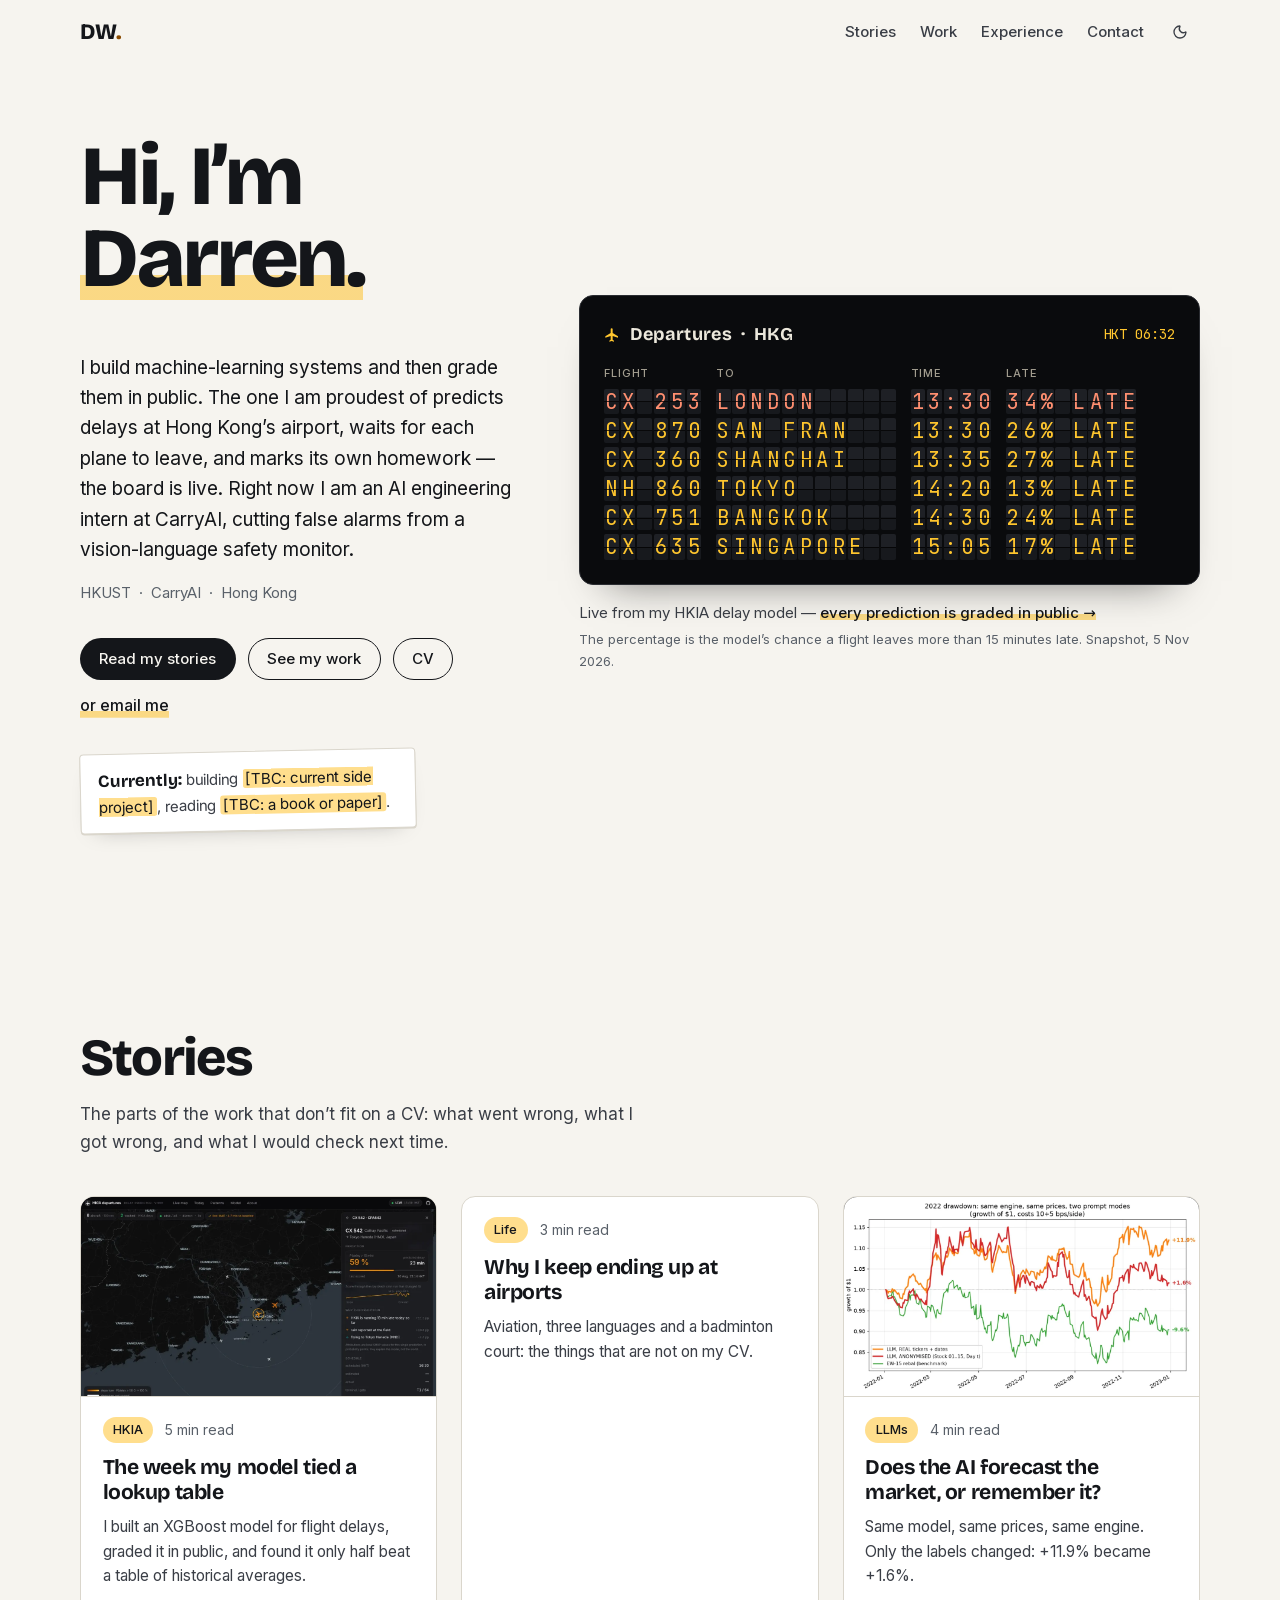
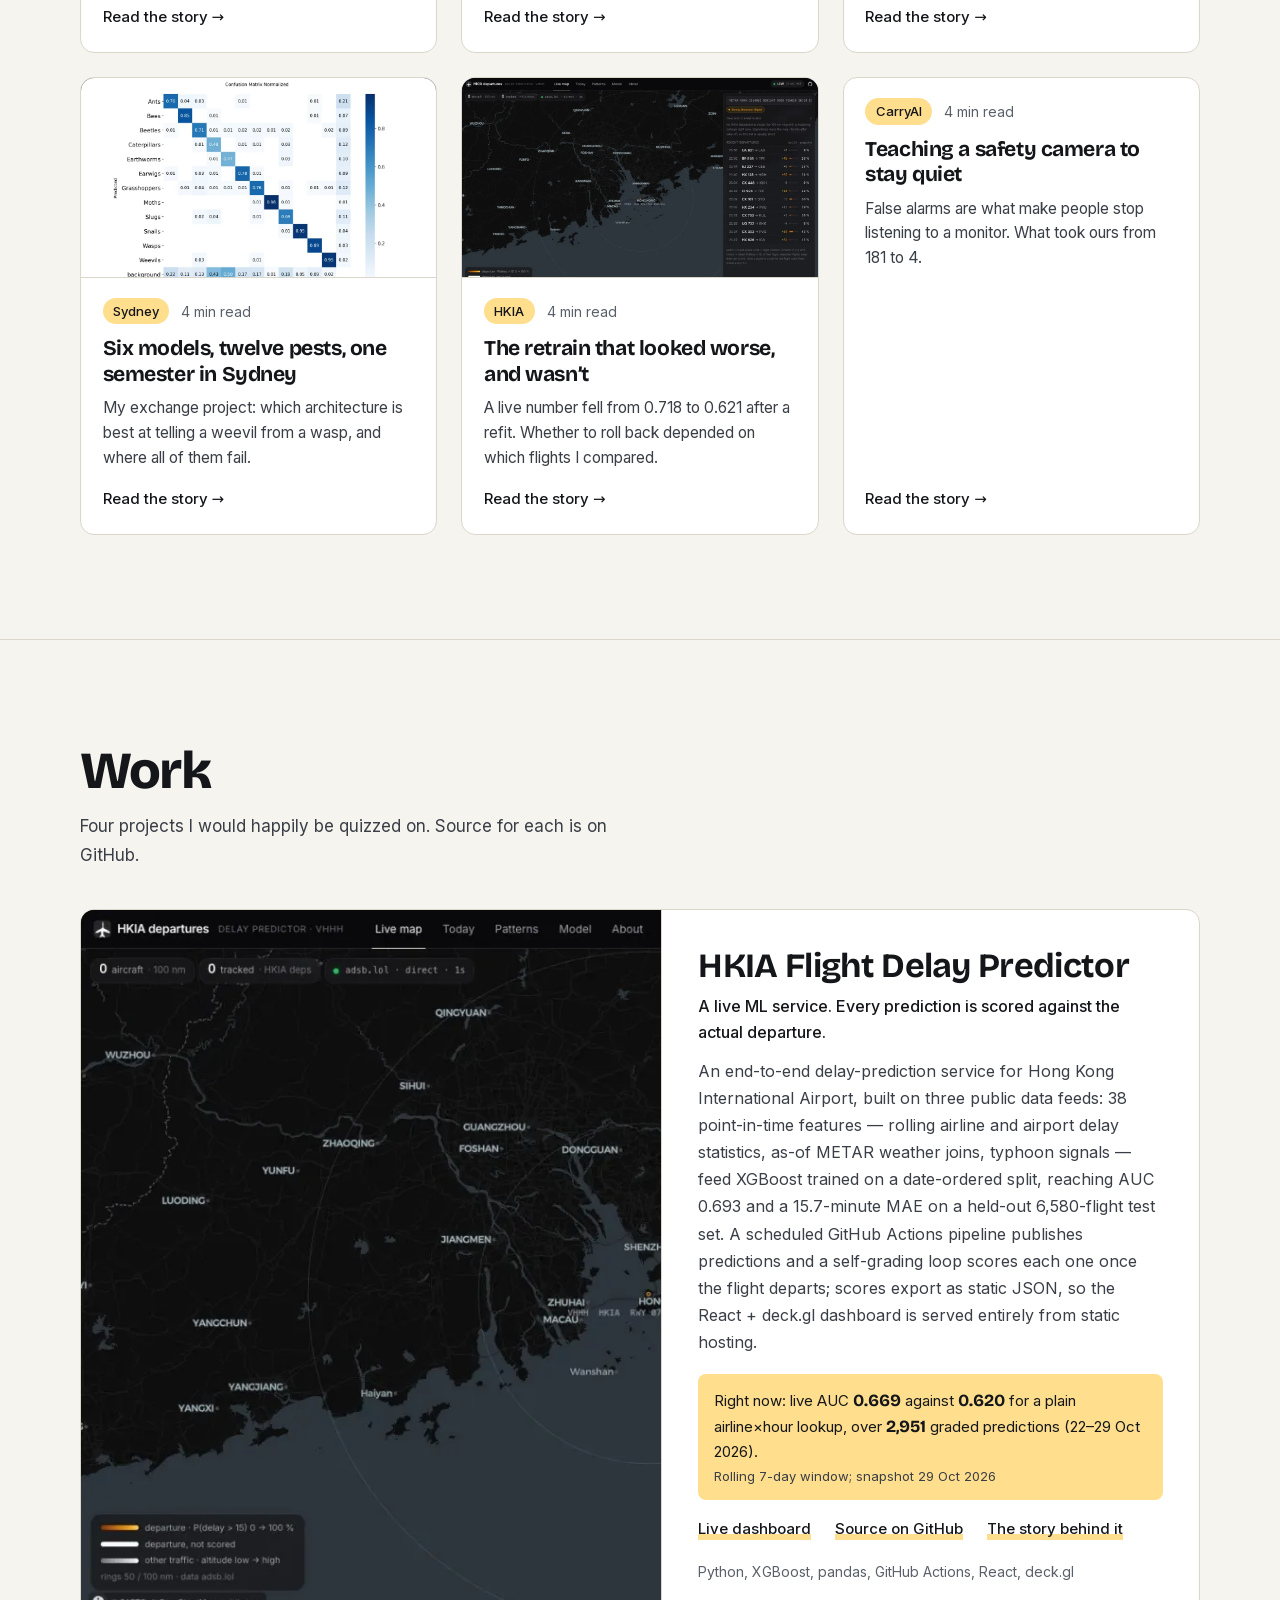
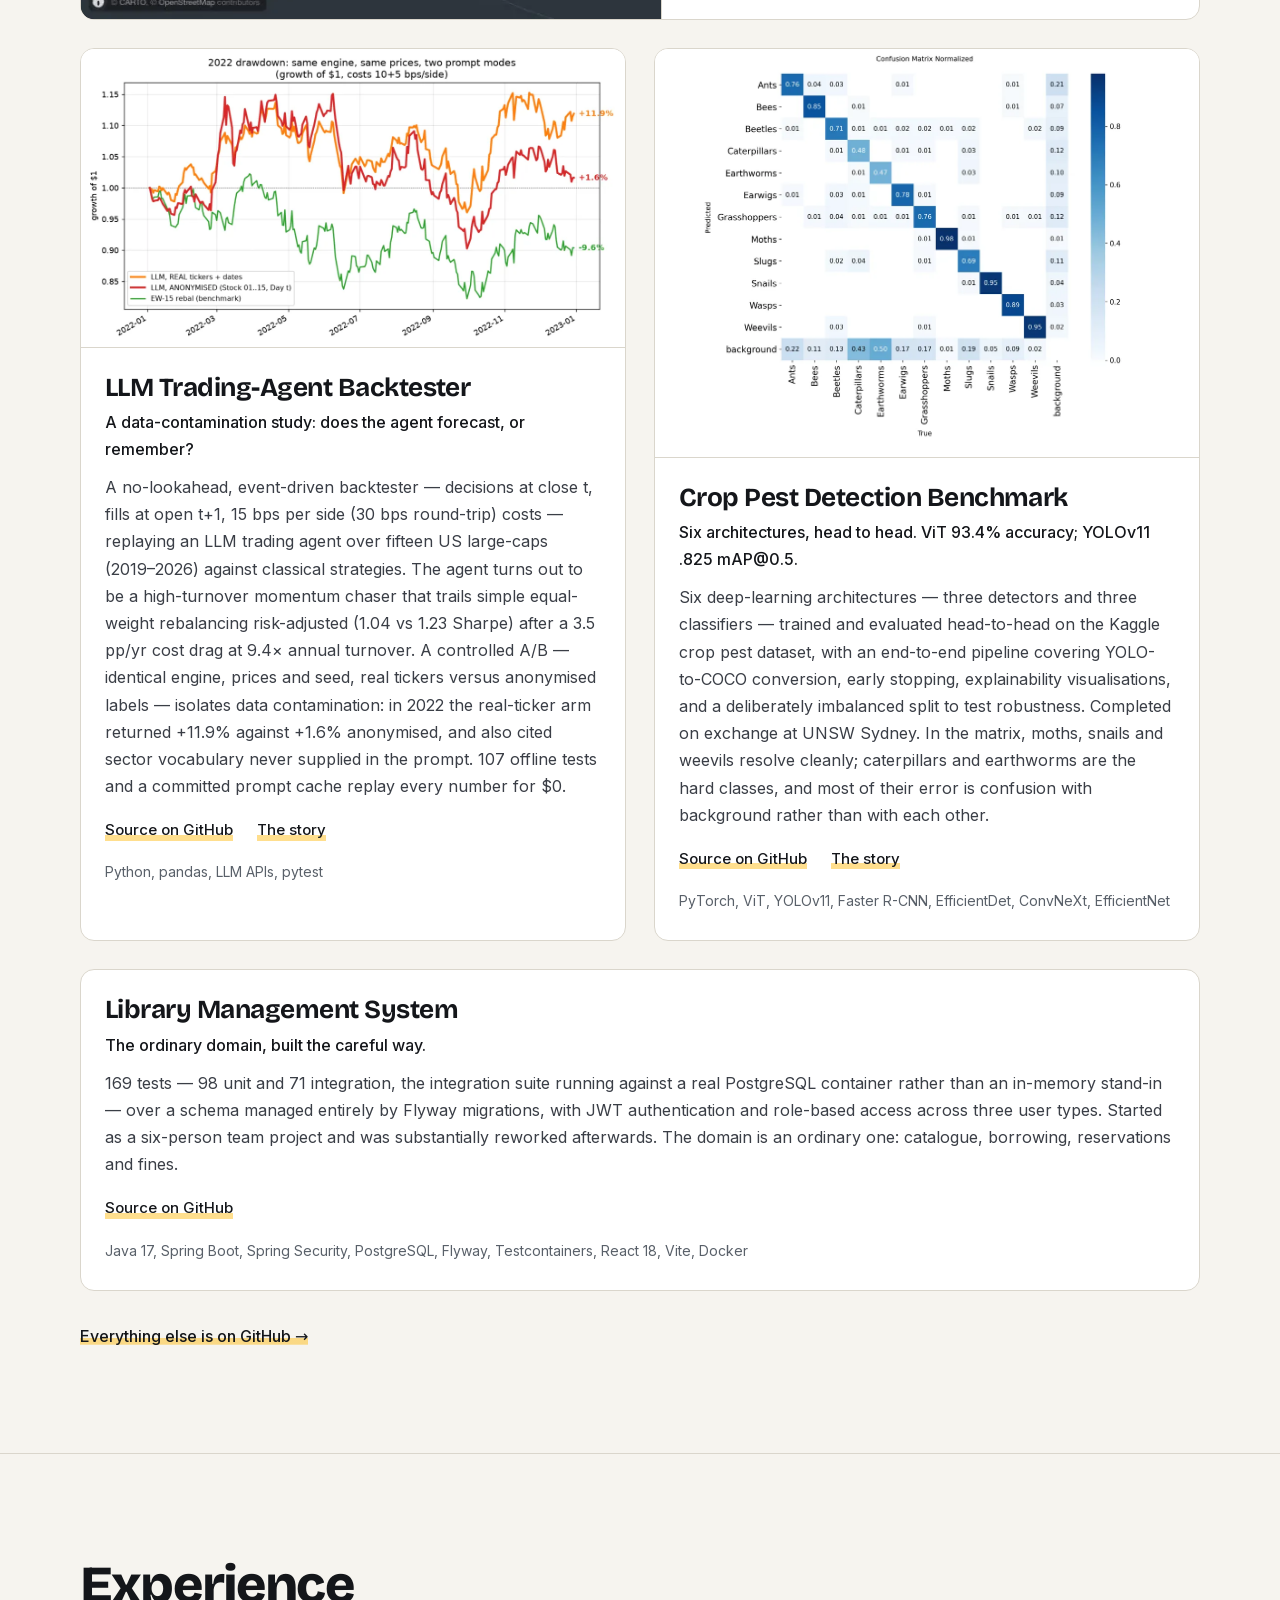
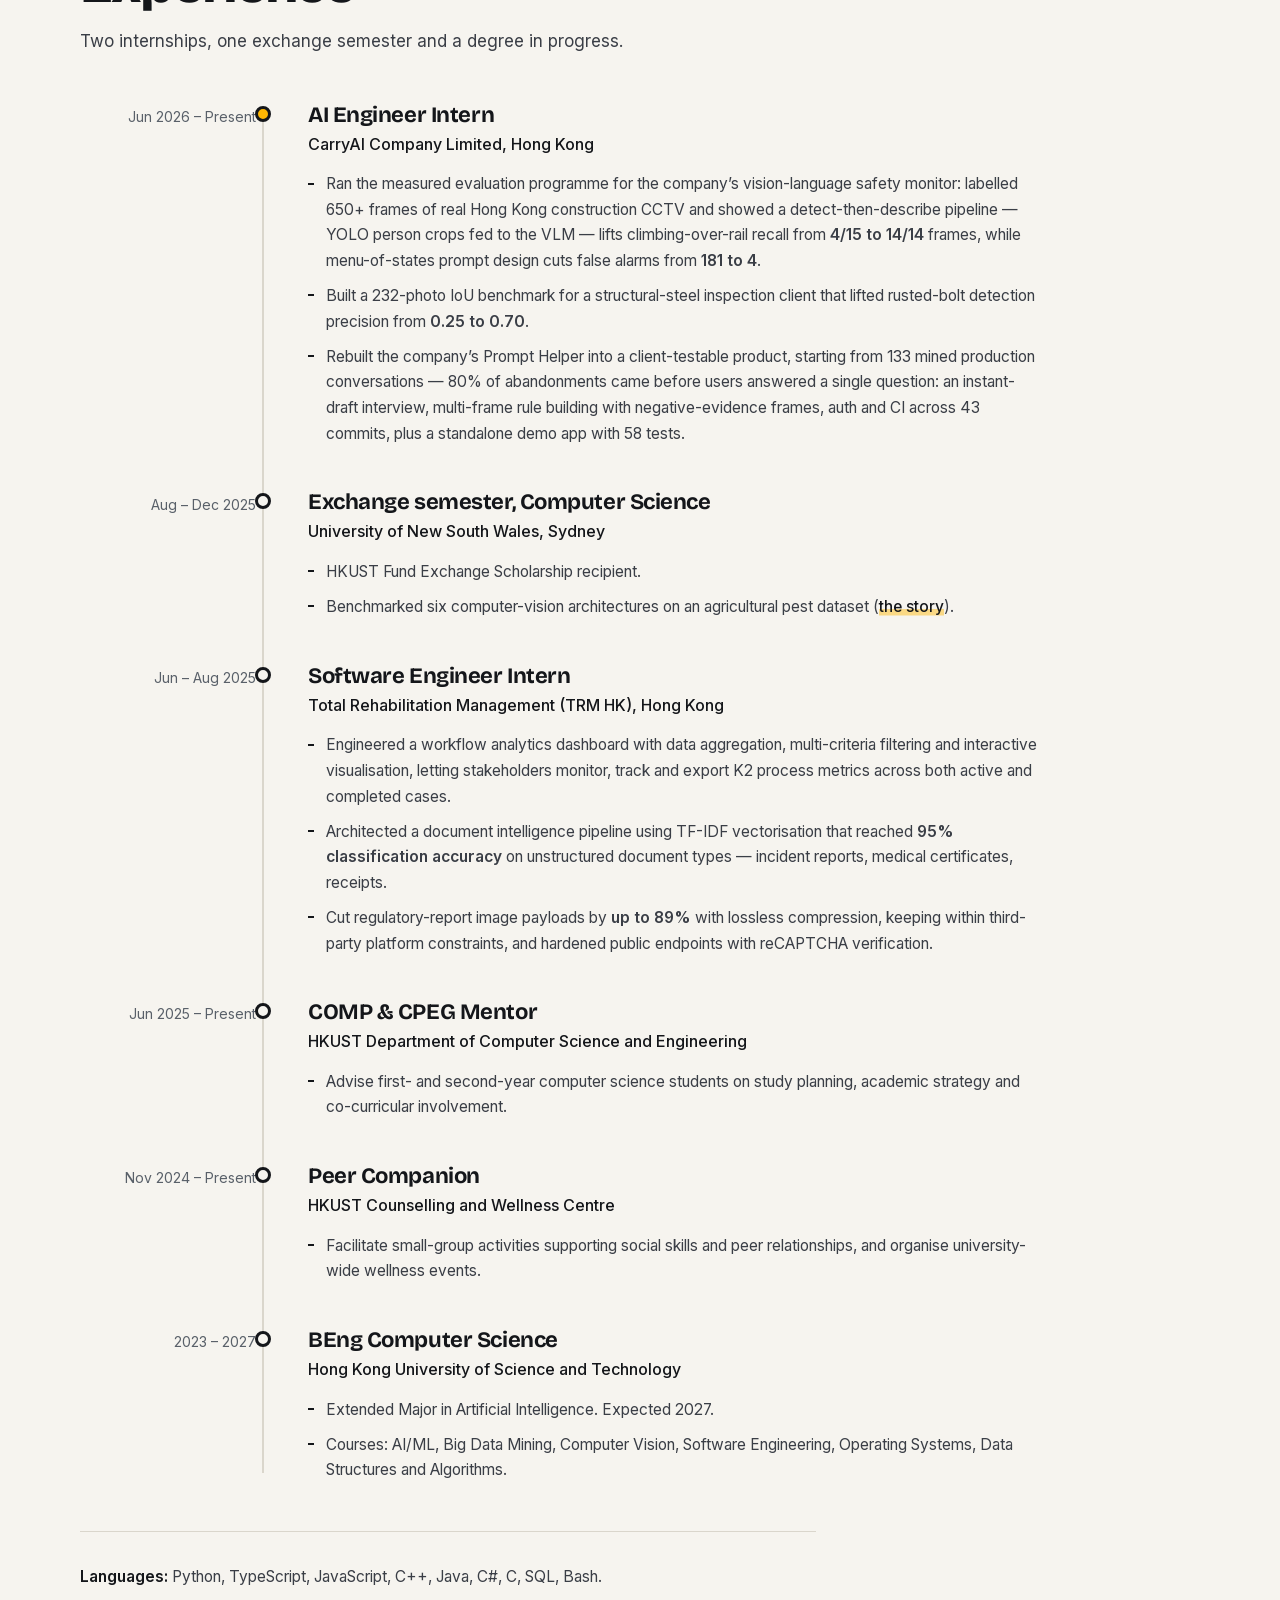
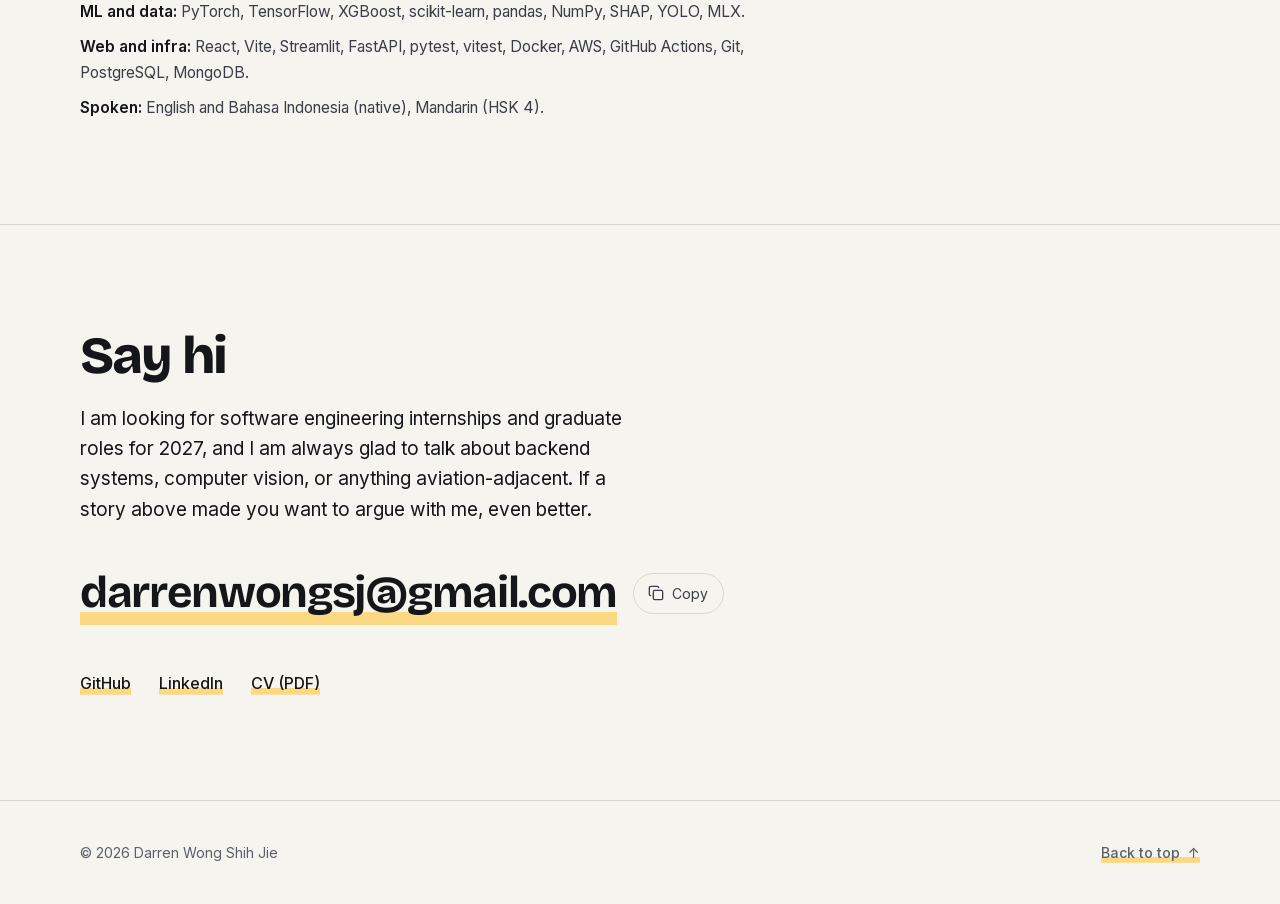
<file: index.html>
<!DOCTYPE html>
<html lang="en">
<head>
<meta charset="utf-8">
<meta name="viewport" content="width=device-width, initial-scale=1">

<!-- =========================================================================
     darrenwongsj.dev

     HOW THIS FILE IS ORGANISED
     Each section is fenced by a banner like this one. Things to look for:

         INTRO-TBC      the hero intro is a draft: Darren picks the final text
         CURRENTLY-TBC  the "Currently" note has placeholder values
         PHOTO-SLOT     where a portrait goes later (see REDESIGN-NOTES.md)

     Preview:  python3 serve.py   then open localhost:8000
     Never preview with python3 -m http.server (it caches stale CSS).

     NOTE FOR FUTURE EDITS: never type the two characters that close an HTML
     comment inside another comment. Doing so ends the comment early and
     dumps the rest onto the page as visible text.
     ========================================================================= -->

<!-- EDIT: title and description. These two lines are your Google result and
     what shows when you paste the link into LinkedIn or WhatsApp. -->
<title>Darren Wong Shih Jie — Software Engineer, HKUST</title>
<meta name="description" content="Darren Wong Shih Jie — Computer Science and AI student at HKUST, AI engineering intern at CarryAI in Hong Kong. Live ML projects, full-stack and computer vision.">
<link rel="canonical" href="https://darrenwongsj.dev/">

<meta property="og:type" content="website">
<meta property="og:url" content="https://darrenwongsj.dev/">
<meta property="og:title" content="Darren Wong Shih Jie — Software Engineer, HKUST">
<meta property="og:description" content="CS and AI student at HKUST. Full-stack, machine learning and computer vision.">
<meta property="og:image" content="https://darrenwongsj.dev/assets/img/og-cover.png">
<meta property="og:image:width" content="1200">
<meta property="og:image:height" content="630">
<meta property="og:image:alt" content="Darren Wong Shih Jie — Software Engineer, Hong Kong">
<meta name="twitter:card" content="summary_large_image">

<link rel="icon" href="assets/img/favicon.png" type="image/png">
<link rel="apple-touch-icon" href="assets/img/favicon.png">

<!-- Tints the browser chrome on mobile to match the page. -->
<meta name="theme-color" content="#FBFAF8" media="(prefers-color-scheme: light)">
<meta name="theme-color" content="#121110" media="(prefers-color-scheme: dark)">

<!-- Structured data. This is what lets a search engine understand that this
     page is about a PERSON — name, employer, education, accounts — rather
     than guessing from the text. It is why searching your name can show a
     proper result instead of a bare blue link.
     Validate changes at https://validator.schema.org -->
<script type="application/ld+json">
{
  "@context": "https://schema.org",
  "@type": "Person",
  "@id": "https://darrenwongsj.dev/#person",
  "name": "Darren Wong Shih Jie",
  "alternateName": ["Darren Wong", "Darren S. J. Wong", "Wong Shih Jie"],
  "givenName": "Darren",
  "familyName": "Wong",
  "url": "https://darrenwongsj.dev/",
  "image": "https://darrenwongsj.dev/assets/img/og-cover.png",
  "email": "mailto:darrenwongsj@gmail.com",
  "jobTitle": "Software Engineer",
  "description": "Computer Science and Artificial Intelligence student at HKUST, building full-stack web applications and machine-learning systems.",
  "address": { "@type": "PostalAddress", "addressLocality": "Hong Kong" },
  "worksFor": { "@type": "Organization", "name": "CarryAI Company Limited" },
  "alumniOf": [
    { "@type": "CollegeOrUniversity", "name": "The Hong Kong University of Science and Technology" },
    { "@type": "CollegeOrUniversity", "name": "University of New South Wales" }
  ],
  "knowsAbout": [
    "Software Engineering", "Full-stack Development", "Machine Learning",
    "Computer Vision", "Python", "TypeScript", "PyTorch", "XGBoost", "React"
  ],
  "sameAs": [
    "https://github.com/dsjwong",
    "https://www.linkedin.com/in/dwsj"
  ],
  "subjectOf": [
    { "@type": "SoftwareApplication", "name": "HKIA Flight Delay Predictor",
      "applicationCategory": "Machine learning web app",
      "url": "https://darrenwongsj.dev/hkia-delay-predictor/",
      "codeRepository": "https://github.com/dsjwong/hkia-delay-predictor",
      "author": { "@id": "https://darrenwongsj.dev/#person" } },
    { "@type": "SoftwareSourceCode", "name": "LLM Trading-Agent Backtester",
      "codeRepository": "https://github.com/dsjwong/stockagent-backtester",
      "author": { "@id": "https://darrenwongsj.dev/#person" } }
  ]
}
</script>

<!-- Fonts are served from this repo, not from Google. The two that paint
     first are preloaded so the browser does not wait to discover them. -->
<link rel="preload" href="assets/fonts/inter-variable.woff2" as="font" type="font/woff2" crossorigin>
<link rel="preload" href="assets/fonts/bricolage-grotesque-variable.woff2" as="font" type="font/woff2" crossorigin>

<!-- layout.css  reset and layout utilities
     styles.css  colour, type, components
     Bump the ?v= number after a big CSS change so browsers refetch. -->
<link rel="stylesheet" href="css/layout.css?v=4">
<link rel="stylesheet" href="css/styles.css?v=15">
<noscript><style>[data-reveal]{opacity:1!important;transform:none!important}.sr-only{position:static;width:auto;height:auto;margin:0;clip:auto;overflow:visible;white-space:normal}#board-table{color:#ECE8DC;background:#0A0B0D;border-radius:12px}#board-table th,#board-table td{padding:.35rem .75rem;text-align:left}.board-body{display:none}</style></noscript>

<!-- Applies your saved theme before first paint so there is no flash. -->
<script>
(function(){var s=localStorage.getItem('theme');
if(s==='dark'||(!s&&matchMedia('(prefers-color-scheme: dark)').matches))
document.documentElement.classList.add('dark');})();
</script>
</head>

<body>
<a href="#main" class="skip-link">Skip to content</a>

<header id="nav" class="site-header">
  <nav class="wrap nav-bar flex items-center justify-between" aria-label="Primary">
    <a href="#home" class="nav-mark">DW<span>.</span></a>

    <div class="flex items-center gap-4">
      <div class="only-desktop items-center gap-6">
        <a href="#stories"    class="nav-link" data-nav="stories">Stories</a>
        <a href="#work"       class="nav-link" data-nav="work">Work</a>
        <a href="#experience" class="nav-link" data-nav="experience">Experience</a>
        <a href="#contact"    class="nav-link" data-nav="contact">Contact</a>
      </div>
      <button id="theme-toggle" class="icon-btn" aria-label="Toggle dark mode">
        <svg class="icon-sun w-4 h-4" viewBox="0 0 24 24" fill="none" stroke="currentColor" stroke-width="2" stroke-linecap="round" stroke-linejoin="round" aria-hidden="true"><circle cx="12" cy="12" r="4"/><path d="M12 2v2"/><path d="M12 20v2"/><path d="m4.93 4.93 1.41 1.41"/><path d="m17.66 17.66 1.41 1.41"/><path d="M2 12h2"/><path d="M20 12h2"/><path d="m6.34 17.66-1.41 1.41"/><path d="m19.07 4.93-1.41 1.41"/></svg>
        <svg class="icon-moon w-4 h-4" viewBox="0 0 24 24" fill="none" stroke="currentColor" stroke-width="2" stroke-linecap="round" stroke-linejoin="round" aria-hidden="true"><path d="M20.985 12.486a9 9 0 1 1-9.473-9.472c.405-.022.617.46.402.803a6 6 0 0 0 8.268 8.268c.344-.215.825-.004.803.401"/></svg>
      </button>
      <button id="menu-toggle" class="icon-btn only-mobile" aria-label="Open menu"
              aria-expanded="false" aria-controls="mobile-menu">
        <svg class="w-4 h-4" viewBox="0 0 24 24" fill="none" stroke="currentColor" stroke-width="2" stroke-linecap="round" stroke-linejoin="round" aria-hidden="true"><path d="M4 5h16"/><path d="M4 12h16"/><path d="M4 19h16"/></svg>
      </button>
    </div>
  </nav>

  <nav id="mobile-menu" class="only-mobile is-closed" aria-label="Mobile">
    <div class="wrap flex flex-col gap-3 mt-2" style="padding-bottom:1.25rem">
      <a href="#stories"    class="nav-link" data-nav="stories">Stories</a>
      <a href="#work"       class="nav-link" data-nav="work">Work</a>
      <a href="#experience" class="nav-link" data-nav="experience">Experience</a>
      <a href="#contact"    class="nav-link" data-nav="contact">Contact</a>
    </div>
  </nav>
</header>


<main id="main">

<!-- =========================================================================
     HERO — the departures board is the hook.

     The board is built by js/board.js. Its rows come from the HKIA project's
     live JSON; the six rows in the hidden table below are the fallback (a real
     snapshot from 5 Nov 2026) and also the screen-reader version of the board.
     To refresh the fallback, replace the <tr> rows with six upcoming flights.
     ========================================================================= -->
<section id="home" class="hero">
  <div class="wrap hero-grid">

    <h1 class="hello">Hi, I&rsquo;m <em>Darren.</em></h1>

    <div class="hero-board">
      <div class="board" id="board">
        <div class="board-head">
          <span class="board-title">
            <svg class="w-4 h-4" viewBox="0 0 24 24" fill="currentColor" aria-hidden="true"><path d="M21 16v-2l-8-5V3.5a1.5 1.5 0 0 0-3 0V9l-8 5v2l8-2.5V19l-2 1.5V22l3.5-1 3.5 1v-1.5L13 19v-5.5z"/></svg>
            Departures &nbsp;&middot;&nbsp; HKG
          </span>
          <span class="board-clock" aria-hidden="true">HKT --:--</span>
        </div>
        <div class="board-body" aria-hidden="true">
          <div class="board-cols"><span>Flight</span><span>To</span><span>Time</span><span>Late</span></div>
          <div class="board-rows"></div>
        </div>
      </div>

      <div class="sr-only"><table id="board-table" data-source="snapshot">
        <caption>Next departures from Hong Kong International Airport, with my model&rsquo;s predicted chance that each leaves more than 15 minutes late. Snapshot from 5 November 2026 unless the live feed has loaded.</caption>
        <thead><tr><th scope="col">Flight</th><th scope="col">To</th><th scope="col">Scheduled (HKT)</th><th scope="col">Chance of leaving over 15 min late</th></tr></thead>
        <tbody>
          <tr><th scope="row">CX 253</th><td data-name="LONDON">London</td><td>13:30</td><td data-p="0.344">34%</td></tr>
          <tr><th scope="row">CX 870</th><td data-name="SAN FRAN">San Fran</td><td>13:30</td><td data-p="0.261">26%</td></tr>
          <tr><th scope="row">CX 360</th><td data-name="SHANGHAI">Shanghai</td><td>13:35</td><td data-p="0.271">27%</td></tr>
          <tr><th scope="row">NH 860</th><td data-name="TOKYO">Tokyo</td><td>14:20</td><td data-p="0.126">13%</td></tr>
          <tr><th scope="row">CX 751</th><td data-name="BANGKOK">Bangkok</td><td>14:30</td><td data-p="0.244">24%</td></tr>
          <tr><th scope="row">CX 635</th><td data-name="SINGAPORE">Singapore</td><td>15:05</td><td data-p="0.168">17%</td></tr>
        </tbody>
      </table></div>

      <p class="board-cap">
        Live from my HKIA delay model &mdash;
        <a href="https://darrenwongsj.dev/hkia-delay-predictor/" class="link">every prediction is graded in public &rarr;</a>
      </p>
      <p class="board-fine">The percentage is the model&rsquo;s chance a flight leaves more than 15 minutes late.
        <span id="board-status">Snapshot, 5 Nov 2026.</span></p>
    </div>

    <div class="hero-copy">
      <!-- INTRO-TBC start: draft intro. Two alternatives are in REDESIGN-NOTES.md. -->
      <p class="intro">
        I build machine-learning systems and then grade them in public. The one I
        am proudest of predicts delays at Hong Kong&rsquo;s airport, waits for each
        plane to leave, and marks its own homework &mdash; the board is live. Right
        now I am an AI engineering intern at CarryAI, cutting false alarms from a
        vision-language safety monitor.
      </p>
      <!-- INTRO-TBC end -->

      <p class="where">HKUST &nbsp;&middot;&nbsp; CarryAI &nbsp;&middot;&nbsp; Hong Kong</p>

      <!-- PHOTO-SLOT: to add a portrait, see REDESIGN-NOTES.md ("Adding a photo").
           Nothing is rendered here until a file exists. -->

      <div class="flex flex-wrap items-center gap-3 mt-8">
        <a href="#stories" class="btn btn-solid">Read my stories</a>
        <a href="#work" class="btn btn-line">See my work</a>
        <a href="assets/resume.pdf" class="btn btn-line">CV</a>
        <a href="mailto:darrenwongsj@gmail.com" class="link">or email me</a>
      </div>

      <!-- CURRENTLY-TBC start -->
      <p class="note"><b>Currently:</b> building <mark class="tbc">[TBC: current side project]</mark>,
         reading <mark class="tbc">[TBC: a book or paper]</mark>.</p>
      <!-- CURRENTLY-TBC end -->
    </div>

  </div>
</section>


<!-- =========================================================================
     STORIES — the personal heart. Six drafts; each card links to stories/*.html.
     Copy a card to add one. Cards without an image simply have no .card-media.
     ========================================================================= -->
<section id="stories" class="section">
  <div class="wrap">
    <div data-reveal>
      <h2 class="h2">Stories</h2>
      <p class="section-sub">The parts of the work that don&rsquo;t fit on a CV: what went wrong, what I got wrong, and what I would check next time.</p>
    </div>

    <div class="cards">

      <article data-reveal class="card">
        <div class="card-media"><img src="assets/img/hkia-flight-card.webp" loading="lazy" decoding="async" width="1200" height="750" alt="A flight card in the HKIA delay app showing a 59 percent chance of delay and the three factors behind it."></div>
        <div class="card-body">
          <p class="card-meta"><span class="tag">HKIA</span><span class="meta">5 min read</span></p>
          <h3 class="h3 card-title"><a href="stories/hkia-lost-to-a-lookup-table.html">The week my model tied a lookup table</a></h3>
          <p class="card-hook">I built an XGBoost model for flight delays, graded it in public, and found it only half beat a table of historical averages.</p>
          <p class="card-more">Read the story <span aria-hidden="true">&rarr;</span></p>
        </div>
      </article>

      <article data-reveal class="card">
        <div class="card-body">
          <p class="card-meta"><span class="tag">Life</span><span class="meta">3 min read</span></p>
          <h3 class="h3 card-title"><a href="stories/why-airports.html">Why I keep ending up at airports</a></h3>
          <p class="card-hook">Aviation, three languages and a badminton court: the things that are not on my CV.</p>
          <p class="card-more">Read the story <span aria-hidden="true">&rarr;</span></p>
        </div>
      </article>

      <article data-reveal class="card">
        <div class="card-media"><img src="assets/img/backtester-leakage-2022.webp" loading="lazy" decoding="async" width="1200" height="657" alt="Line chart of 2022 returns: the LLM agent given real tickers ends at plus 11.9 percent, the same agent with anonymised labels at plus 1.6 percent, equal-weight benchmark at minus 9.6 percent."></div>
        <div class="card-body">
          <p class="card-meta"><span class="tag">LLMs</span><span class="meta">4 min read</span></p>
          <h3 class="h3 card-title"><a href="stories/does-the-llm-forecast-or-remember.html">Does the AI forecast the market, or remember it?</a></h3>
          <p class="card-hook">Same model, same prices, same engine. Only the labels changed: +11.9% became +1.6%.</p>
          <p class="card-more">Read the story <span aria-hidden="true">&rarr;</span></p>
        </div>
      </article>

      <article data-reveal class="card">
        <div class="card-media"><img src="assets/img/pest-confusion-matrix.webp" loading="lazy" decoding="async" width="1100" height="825" alt="Normalised confusion matrix for a YOLOv11 pest detector across twelve classes."></div>
        <div class="card-body">
          <p class="card-meta"><span class="tag">Sydney</span><span class="meta">4 min read</span></p>
          <h3 class="h3 card-title"><a href="stories/six-models-one-semester.html">Six models, twelve pests, one semester in Sydney</a></h3>
          <p class="card-hook">My exchange project: which architecture is best at telling a weevil from a wasp, and where all of them fail.</p>
          <p class="card-more">Read the story <span aria-hidden="true">&rarr;</span></p>
        </div>
      </article>

      <article data-reveal class="card">
        <div class="card-media"><img src="assets/img/hkia-live-map.webp" loading="lazy" decoding="async" width="1200" height="750" alt="The live map page of the HKIA delay app: a dark map of the Pearl River Delta with a list of recent departures and their predicted delay."></div>
        <div class="card-body">
          <p class="card-meta"><span class="tag">HKIA</span><span class="meta">4 min read</span></p>
          <h3 class="h3 card-title"><a href="stories/retrain-looked-worse.html">The retrain that looked worse, and wasn&rsquo;t</a></h3>
          <p class="card-hook">A live number fell from 0.718 to 0.621 after a refit. Whether to roll back depended on which flights I compared.</p>
          <p class="card-more">Read the story <span aria-hidden="true">&rarr;</span></p>
        </div>
      </article>

      <article data-reveal class="card">
        <div class="card-body">
          <p class="card-meta"><span class="tag">CarryAI</span><span class="meta">4 min read</span></p>
          <h3 class="h3 card-title"><a href="stories/teaching-a-camera-to-stay-quiet.html">Teaching a safety camera to stay quiet</a></h3>
          <p class="card-hook">False alarms are what make people stop listening to a monitor. What took ours from 181 to 4.</p>
          <p class="card-more">Read the story <span aria-hidden="true">&rarr;</span></p>
        </div>
      </article>

    </div>
  </div>
</section>


<!-- =========================================================================
     WORK — four projects. Numbers here were fact-checked against the repos.
     ========================================================================= -->
<section id="work" class="section">
  <div class="wrap">
    <div data-reveal>
      <h2 class="h2">Work</h2>
      <p class="section-sub">Four projects I would happily be quizzed on. Source for each is on GitHub.</p>
    </div>

    <div class="projects">

      <article data-reveal class="project project-feature">
        <a class="project-media" href="https://darrenwongsj.dev/hkia-delay-predictor/" aria-label="Open the live HKIA delay dashboard">
          <img src="assets/img/hkia-live-map.webp" loading="lazy" decoding="async" width="1200" height="750"
               alt="The live HKIA delay dashboard: a map of the Pearl River Delta beside a list of recent departures, each with a predicted chance of delay.">
        </a>
        <div class="project-body">
          <h3 class="h3 project-title"><a href="https://darrenwongsj.dev/hkia-delay-predictor/">HKIA Flight Delay Predictor</a></h3>
          <p class="project-lede">A live ML service. Every prediction is scored against the actual departure.</p>
          <p class="body mt-3">
            An end-to-end delay-prediction service for Hong Kong International Airport,
            built on three public data feeds: 38 point-in-time features &mdash; rolling airline
            and airport delay statistics, as-of METAR weather joins, typhoon signals &mdash;
            feed XGBoost trained on a date-ordered split, reaching AUC 0.693 and a
            15.7-minute MAE on a held-out 6,580-flight test set. A scheduled GitHub
            Actions pipeline publishes predictions and a self-grading loop scores each one
            once the flight departs; scores export as static JSON, so the React +
            deck.gl dashboard is served entirely from static hosting.
          </p>
          <p class="live-line" id="hkia-live">
            Right now: live AUC <b data-hkia="auc">0.669</b> against <b data-hkia="base">0.620</b> for a plain
            airline&times;hour lookup, over <b data-hkia="n">2,951</b> graded predictions
            (<span data-hkia="window">22&ndash;29 Oct 2026</span>).
            <span class="live-note" data-hkia="note">Rolling 7-day window; snapshot 29 Oct 2026</span>
          </p>
          <p class="project-links">
            <a href="https://darrenwongsj.dev/hkia-delay-predictor/" class="link">Live dashboard</a>
            <a href="https://github.com/dsjwong/hkia-delay-predictor" class="link">Source on GitHub</a>
            <a href="stories/hkia-lost-to-a-lookup-table.html" class="link">The story behind it</a>
          </p>
          <p class="stack">Python, XGBoost, pandas, GitHub Actions, React, deck.gl</p>
        </div>
      </article>

      <article data-reveal class="project">
        <a class="project-media" href="stories/does-the-llm-forecast-or-remember.html" aria-label="Read the story behind the backtester">
          <img src="assets/img/backtester-leakage-2022.webp" loading="lazy" decoding="async" width="1200" height="657"
               alt="Chart of 2022 returns: LLM agent with real tickers plus 11.9 percent, with anonymised labels plus 1.6 percent, equal-weight benchmark minus 9.6 percent.">
        </a>
        <div class="project-body">
          <h3 class="h3 project-title"><a href="https://github.com/dsjwong/stockagent-backtester">LLM Trading-Agent Backtester</a></h3>
          <p class="project-lede">A data-contamination study: does the agent forecast, or remember?</p>
          <p class="body mt-3">
            A no-lookahead, event-driven backtester &mdash; decisions at close t, fills at open
            t+1, 15 bps per side (30 bps round-trip) costs &mdash; replaying an LLM trading agent over fifteen US
            large-caps (2019&ndash;2026) against classical strategies. The agent turns out
            to be a high-turnover momentum chaser that trails simple equal-weight
            rebalancing risk-adjusted (1.04 vs 1.23 Sharpe) after a 3.5 pp/yr cost drag
            at 9.4&times; annual turnover. A controlled A/B &mdash; identical engine, prices
            and seed, real tickers versus anonymised labels &mdash; isolates data
            contamination: in 2022 the real-ticker arm returned +11.9% against +1.6%
            anonymised, and also cited sector vocabulary never supplied
            in the prompt. 107 offline tests and a committed prompt cache replay every
            number for $0.
          </p>
          <p class="project-links">
            <a href="https://github.com/dsjwong/stockagent-backtester" class="link">Source on GitHub</a>
            <a href="stories/does-the-llm-forecast-or-remember.html" class="link">The story</a>
          </p>
          <p class="stack">Python, pandas, LLM APIs, pytest</p>
        </div>
      </article>

      <article data-reveal class="project">
        <a class="project-media" href="https://github.com/dsjwong/cv-crop-pest-object-detection-benchmarking" aria-label="Open the pest detection repository">
          <img src="assets/img/pest-confusion-matrix.webp" loading="lazy" decoding="async" width="1100" height="825"
               alt="Normalised confusion matrix for the YOLOv11 detector across twelve pest classes. Moths 0.98, snails 0.95, weevils 0.95, wasps 0.89, bees 0.85, down to caterpillars 0.48 and earthworms 0.47.">
        </a>
        <div class="project-body">
          <h3 class="h3 project-title"><a href="https://github.com/dsjwong/cv-crop-pest-object-detection-benchmarking">Crop Pest Detection Benchmark</a></h3>
          <p class="project-lede">Six architectures, head to head. ViT 93.4% accuracy; YOLOv11 .825 mAP@0.5.</p>
          <p class="body mt-3">
            Six deep-learning architectures &mdash; three detectors and three classifiers &mdash; trained
            and evaluated head-to-head on the Kaggle crop pest dataset, with an end-to-end
            pipeline covering YOLO-to-COCO conversion, early stopping, explainability
            visualisations, and a deliberately imbalanced split to test robustness.
            Completed on exchange at UNSW Sydney. In the matrix, moths, snails and weevils
            resolve cleanly; caterpillars and earthworms are the hard classes, and most of
            their error is confusion with background rather than with each other.
          </p>
          <p class="project-links">
            <a href="https://github.com/dsjwong/cv-crop-pest-object-detection-benchmarking" class="link">Source on GitHub</a>
            <a href="stories/six-models-one-semester.html" class="link">The story</a>
          </p>
          <p class="stack">PyTorch, ViT, YOLOv11, Faster R-CNN, EfficientDet, ConvNeXt, EfficientNet</p>
        </div>
      </article>

      <article data-reveal class="project project-wide">
        <div class="project-body">
          <h3 class="h3 project-title"><a href="https://github.com/dsjwong/library-management-system">Library Management System</a></h3>
          <p class="project-lede">The ordinary domain, built the careful way.</p>
          <p class="body mt-3">
            169 tests &mdash; 98 unit and 71 integration, the integration suite running against a
            real PostgreSQL container rather than an in-memory stand-in &mdash; over a schema
            managed entirely by Flyway migrations, with JWT authentication and role-based
            access across three user types. Started as a six-person team project and was
            substantially reworked afterwards. The domain is an ordinary one: catalogue,
            borrowing, reservations and fines.
          </p>
          <p class="project-links">
            <a href="https://github.com/dsjwong/library-management-system" class="link">Source on GitHub</a>
          </p>
          <p class="stack">Java 17, Spring Boot, Spring Security, PostgreSQL, Flyway, Testcontainers, React 18, Vite, Docker</p>
        </div>
      </article>

    </div>

    <p data-reveal class="mt-8"><a href="https://github.com/dsjwong" class="link">Everything else is on GitHub &rarr;</a></p>
  </div>
</section>


<!-- =========================================================================
     EXPERIENCE — one timeline, newest first. From the CV of Oct 2026.
     ========================================================================= -->
<section id="experience" class="section">
  <div class="wrap">
    <div data-reveal>
      <h2 class="h2">Experience</h2>
      <p class="section-sub">Two internships, one exchange semester and a degree in progress.</p>
    </div>

    <div class="timeline">

      <article data-reveal class="tl-item is-now">
        <p class="tl-date"><time datetime="2026-06">Jun 2026 &ndash; Present</time></p>
        <div class="tl-body">
          <h3 class="h3 tl-role">AI Engineer Intern</h3>
          <p class="tl-org">CarryAI Company Limited, Hong Kong</p>
          <ul class="tl-list">
            <li>Ran the measured evaluation programme for the company&rsquo;s vision-language
                safety monitor: labelled 650+ frames of real Hong Kong construction CCTV and
                showed a detect-then-describe pipeline &mdash; YOLO person crops fed to the VLM &mdash;
                lifts climbing-over-rail recall from <strong>4/15 to 14/14</strong> frames,
                while menu-of-states prompt design cuts false alarms from
                <strong>181 to 4</strong>.</li>
            <li>Built a 232-photo IoU benchmark for a structural-steel inspection client that
                lifted rusted-bolt detection precision from <strong>0.25 to 0.70</strong>.</li>
            <li>Rebuilt the company&rsquo;s Prompt Helper into a client-testable product,
                starting from 133 mined production conversations &mdash; 80% of abandonments came
                before users answered a single question: an instant-draft interview,
                multi-frame rule building with negative-evidence frames, auth and CI across
                43 commits, plus a standalone demo app with 58 tests.</li>
          </ul>
        </div>
      </article>

      <article data-reveal class="tl-item">
        <p class="tl-date"><time datetime="2025-08">Aug &ndash; Dec 2025</time></p>
        <div class="tl-body">
          <h3 class="h3 tl-role">Exchange semester, Computer Science</h3>
          <p class="tl-org">University of New South Wales, Sydney</p>
          <ul class="tl-list">
            <li>HKUST Fund Exchange Scholarship recipient.</li>
            <li>Benchmarked six computer-vision architectures on an agricultural pest dataset
                (<a href="stories/six-models-one-semester.html" class="link">the story</a>).</li>
          </ul>
        </div>
      </article>

      <article data-reveal class="tl-item">
        <p class="tl-date"><time datetime="2025-06">Jun &ndash; Aug 2025</time></p>
        <div class="tl-body">
          <h3 class="h3 tl-role">Software Engineer Intern</h3>
          <p class="tl-org">Total Rehabilitation Management (TRM HK), Hong Kong</p>
          <ul class="tl-list">
            <li>Engineered a workflow analytics dashboard with data aggregation, multi-criteria
                filtering and interactive visualisation, letting stakeholders monitor, track and
                export K2 process metrics across both active and completed cases.</li>
            <li>Architected a document intelligence pipeline using TF-IDF vectorisation that
                reached <strong>95% classification accuracy</strong> on unstructured document
                types &mdash; incident reports, medical certificates, receipts.</li>
            <li>Cut regulatory-report image payloads by <strong>up to 89%</strong> with lossless
                compression, keeping within third-party platform constraints, and hardened
                public endpoints with reCAPTCHA verification.</li>
          </ul>
        </div>
      </article>

      <article data-reveal class="tl-item">
        <p class="tl-date"><time datetime="2025-06">Jun 2025 &ndash; Present</time></p>
        <div class="tl-body">
          <h3 class="h3 tl-role">COMP &amp; CPEG Mentor</h3>
          <p class="tl-org">HKUST Department of Computer Science and Engineering</p>
          <ul class="tl-list">
            <li>Advise first- and second-year computer science students on study planning,
                academic strategy and co-curricular involvement.</li>
          </ul>
        </div>
      </article>

      <article data-reveal class="tl-item">
        <p class="tl-date"><time datetime="2024-11">Nov 2024 &ndash; Present</time></p>
        <div class="tl-body">
          <h3 class="h3 tl-role">Peer Companion</h3>
          <p class="tl-org">HKUST Counselling and Wellness Centre</p>
          <ul class="tl-list">
            <li>Facilitate small-group activities supporting social skills and peer
                relationships, and organise university-wide wellness events.</li>
          </ul>
        </div>
      </article>

      <article data-reveal class="tl-item">
        <p class="tl-date"><time datetime="2023-09">2023 &ndash; 2027</time></p>
        <div class="tl-body">
          <h3 class="h3 tl-role">BEng Computer Science</h3>
          <p class="tl-org">Hong Kong University of Science and Technology</p>
          <ul class="tl-list">
            <li>Extended Major in Artificial Intelligence. Expected 2027.</li>
            <li>Courses: AI/ML, Big Data Mining, Computer Vision, Software Engineering,
                Operating Systems, Data Structures and Algorithms.</li>
          </ul>
        </div>
      </article>

    </div>

    <div data-reveal class="toolbox">
      <p><b>Languages:</b> Python, TypeScript, JavaScript, C++, Java, C#, C, SQL, Bash.</p>
      <p><b>ML and data:</b> PyTorch, TensorFlow, XGBoost, scikit-learn, pandas, NumPy, SHAP, YOLO, MLX.</p>
      <p><b>Web and infra:</b> React, Vite, Streamlit, FastAPI, pytest, vitest, Docker, AWS, GitHub Actions, Git, PostgreSQL, MongoDB.</p>
      <p><b>Spoken:</b> English and Bahasa Indonesia (native), Mandarin (HSK 4).</p>
    </div>
  </div>
</section>


<!-- =========================================================================
     CONTACT
     ========================================================================= -->
<section id="contact" class="section">
  <div class="wrap">
    <h2 data-reveal class="h2">Say hi</h2>
    <p data-reveal class="contact-lede">
      I am looking for software engineering internships and graduate roles for 2027, and I
      am always glad to talk about backend systems, computer vision, or anything
      aviation-adjacent. If a story above made you want to argue with me, even better.
    </p>

    <div data-reveal class="flex flex-wrap items-center gap-4 mt-8">
      <a href="mailto:darrenwongsj@gmail.com" class="link-xl">darrenwongsj@gmail.com</a>
      <button id="copy-email" class="copy-btn" data-email="darrenwongsj@gmail.com"
              aria-label="Copy email address to clipboard">
        <svg class="w-4 h-4" viewBox="0 0 24 24" fill="none" stroke="currentColor" stroke-width="2" stroke-linecap="round" stroke-linejoin="round" aria-hidden="true"><rect width="14" height="14" x="8" y="8" rx="2" ry="2"/><path d="M4 16c-1.1 0-2-.9-2-2V4c0-1.1.9-2 2-2h10c1.1 0 2 .9 2 2"/></svg>
        <span aria-live="polite">Copy</span>
      </button>
    </div>

    <p data-reveal class="elsewhere">
      <a href="https://github.com/dsjwong" class="link">GitHub</a>
      <a href="https://www.linkedin.com/in/dwsj" class="link">LinkedIn</a>
      <a href="assets/resume.pdf" class="link">CV (PDF)</a>
    </p>
  </div>
</section>

</main>


<footer class="site-footer">
  <div class="wrap flex flex-col sm:flex-row sm:items-center justify-between gap-3">
    <p class="meta">&copy; <span id="year">2026</span> Darren Wong Shih Jie</p>
    <a href="#home" class="link meta">Back to top &nbsp;&uarr;</a>
  </div>
</footer>

<script src="js/main.js"></script>
<script src="js/board.js" defer></script>
<script src="js/hkia-live.js" defer></script>
</body>
</html>
</file>
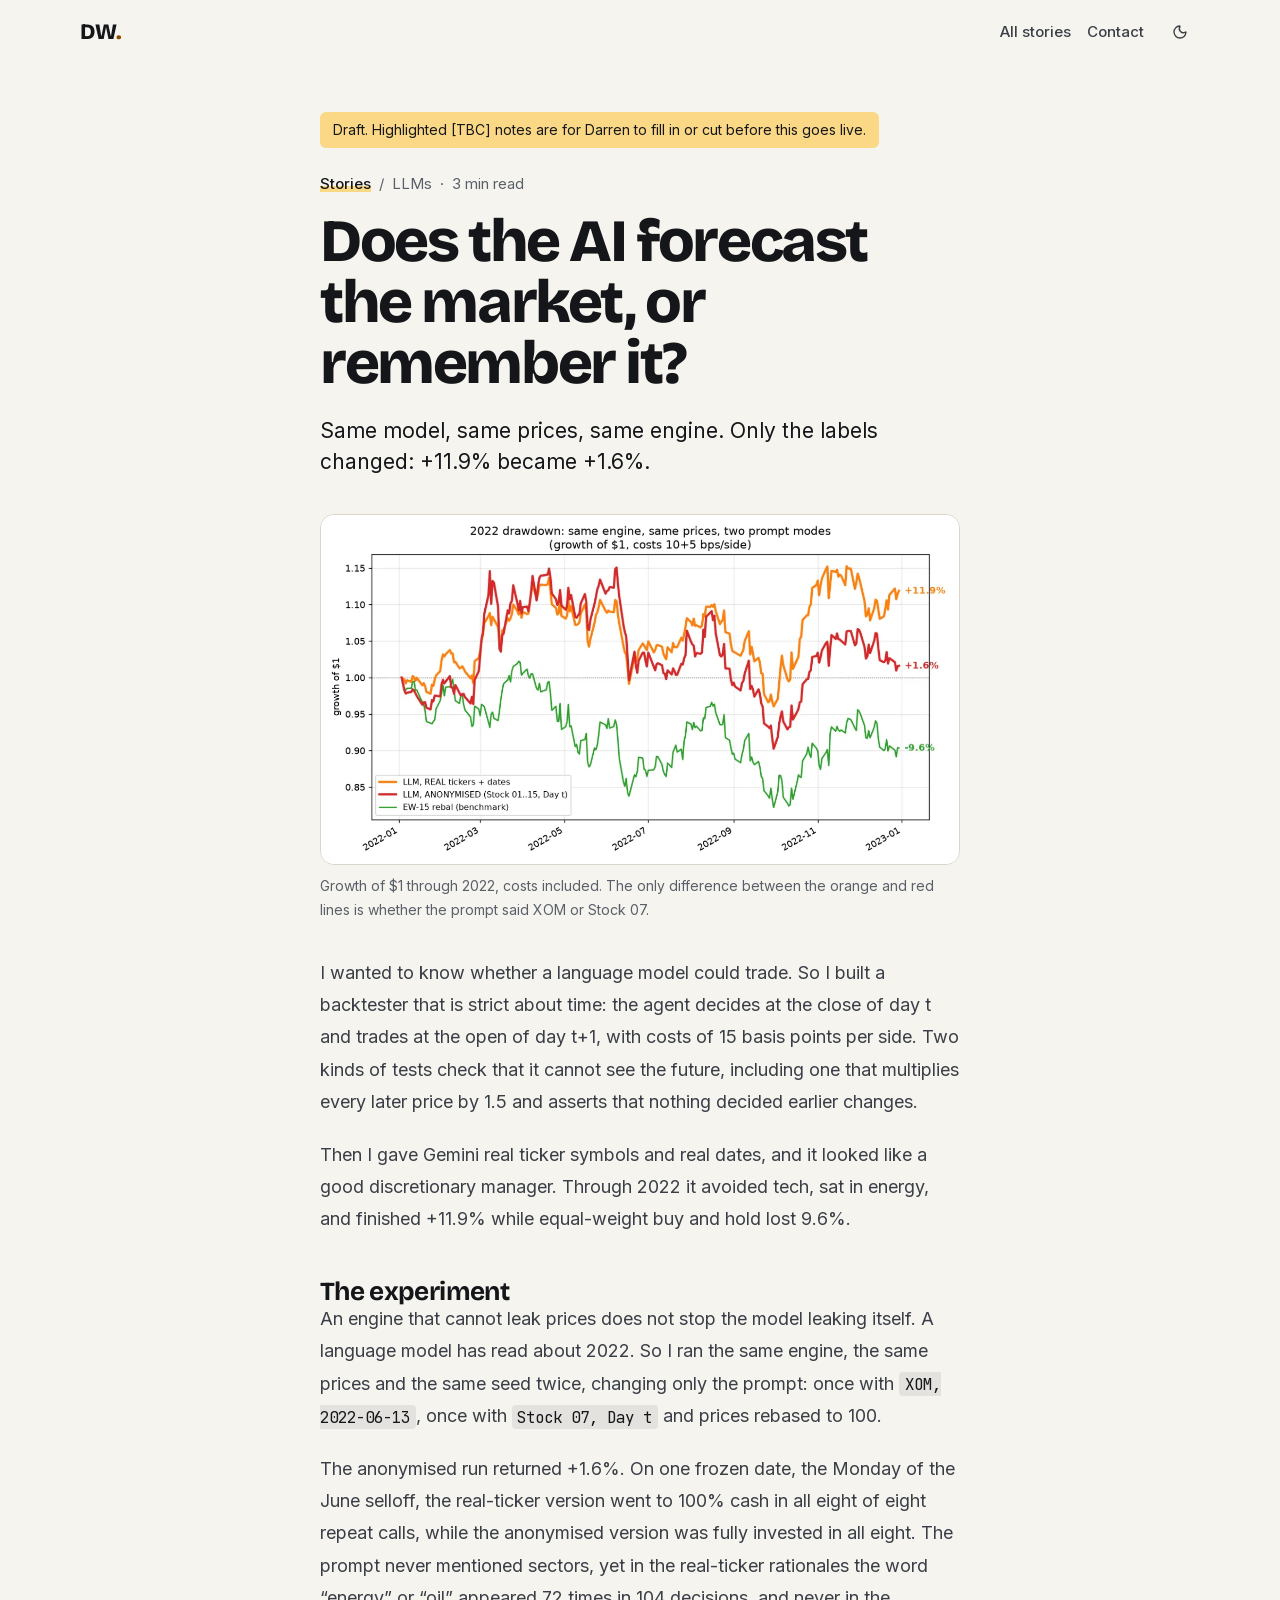
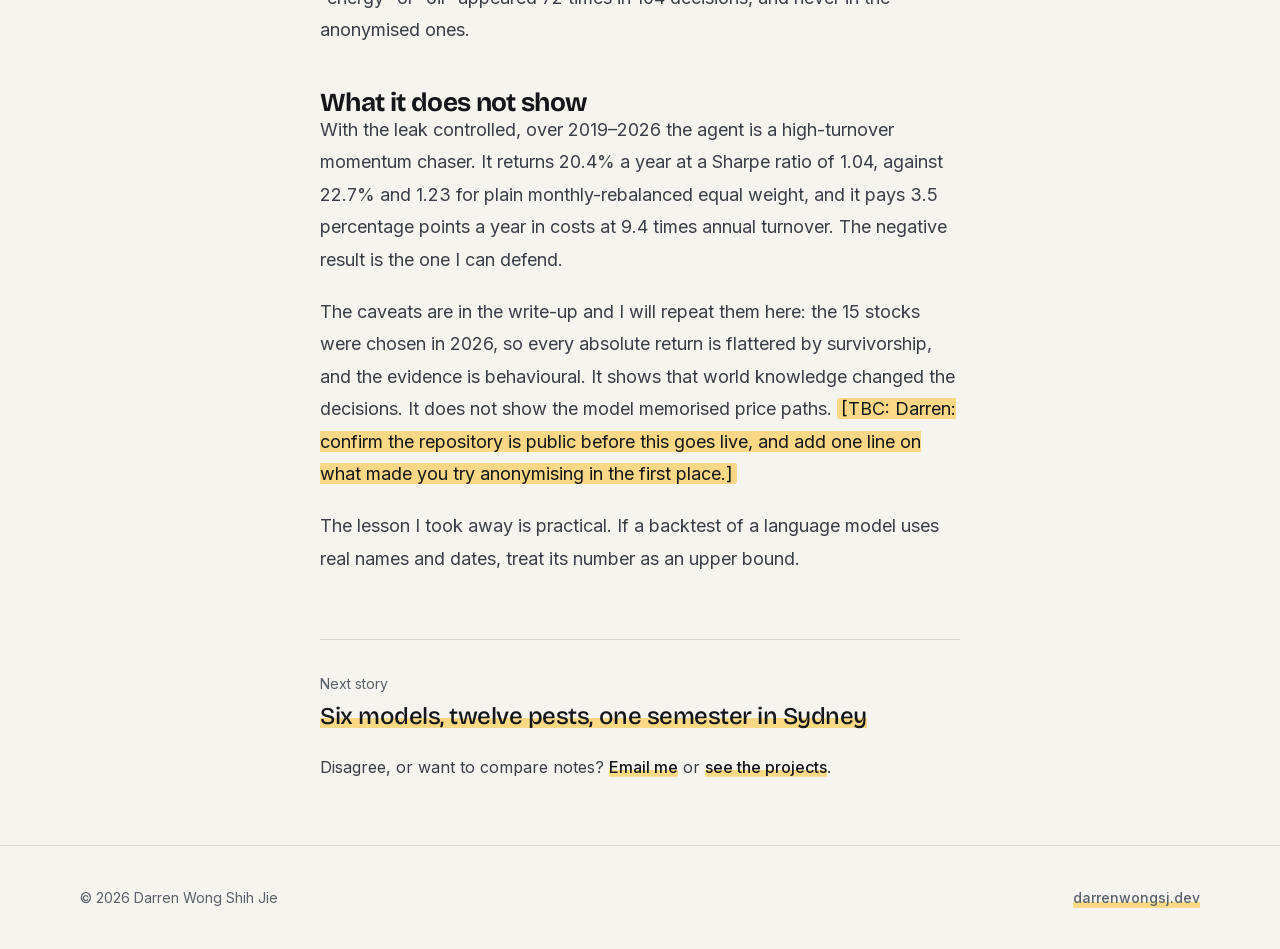
<file: stories/does-the-llm-forecast-or-remember.html>
<!DOCTYPE html>
<html lang="en">
<head>
<meta charset="utf-8">
<meta name="viewport" content="width=device-width, initial-scale=1">

<!-- Story page. Copy this file to add a story, then add a card on index.html and
     a line in sitemap.xml. Never type the two characters that close an HTML
     comment inside another comment. -->
<title>Does the AI forecast the market, or remember it? — Darren Wong Shih Jie</title>
<meta name="description" content="Same model, same prices, same engine. Only the labels changed: +11.9% became +1.6%.">
<link rel="canonical" href="https://darrenwongsj.dev/stories/does-the-llm-forecast-or-remember.html">
<meta property="og:type" content="article">
<meta property="og:url" content="https://darrenwongsj.dev/stories/does-the-llm-forecast-or-remember.html">
<meta property="og:title" content="Does the AI forecast the market, or remember it? — Darren Wong Shih Jie">
<meta property="og:description" content="Same model, same prices, same engine. Only the labels changed: +11.9% became +1.6%.">
<meta property="og:image" content="https://darrenwongsj.dev/assets/img/backtester-leakage-2022.webp">
<meta name="twitter:card" content="summary_large_image">
<link rel="icon" href="../assets/img/favicon.png" type="image/png">
<link rel="apple-touch-icon" href="../assets/img/favicon.png">
<meta name="theme-color" content="#F6F4EF" media="(prefers-color-scheme: light)">
<meta name="theme-color" content="#0F1012" media="(prefers-color-scheme: dark)">

<script type="application/ld+json">
{
  "@context": "https://schema.org",
  "@type": "BlogPosting",
  "headline": "Does the AI forecast the market, or remember it?",
  "description": "Same model, same prices, same engine. Only the labels changed: +11.9% became +1.6%.",
  "url": "https://darrenwongsj.dev/stories/does-the-llm-forecast-or-remember.html",
  "mainEntityOfPage": "https://darrenwongsj.dev/stories/does-the-llm-forecast-or-remember.html",
  "image": "https://darrenwongsj.dev/assets/img/backtester-leakage-2022.webp",
  "author": { "@id": "https://darrenwongsj.dev/#person" }
}
</script>

<link rel="preload" href="../assets/fonts/inter-variable.woff2" as="font" type="font/woff2" crossorigin>
<link rel="preload" href="../assets/fonts/bricolage-grotesque-variable.woff2" as="font" type="font/woff2" crossorigin>
<link rel="stylesheet" href="../css/layout.css?v=4">
<link rel="stylesheet" href="../css/styles.css?v=15">
<link rel="stylesheet" href="../css/story.css?v=1">
<script>
(function(){var s=localStorage.getItem('theme');
if(s==='dark'||(!s&&matchMedia('(prefers-color-scheme: dark)').matches))
document.documentElement.classList.add('dark');})();
</script>
</head>

<body>
<a href="#main" class="skip-link">Skip to content</a>

<header id="nav" class="site-header">
  <nav class="wrap nav-bar flex items-center justify-between" aria-label="Primary">
    <a href="../" class="nav-mark">DW<span>.</span></a>
    <div class="flex items-center gap-4">
      <a href="../#stories" class="nav-link">All stories</a>
      <a href="../#contact" class="nav-link">Contact</a>
      <button id="theme-toggle" class="icon-btn" aria-label="Toggle dark mode">
        <svg class="icon-sun w-4 h-4" viewBox="0 0 24 24" fill="none" stroke="currentColor" stroke-width="2" stroke-linecap="round" stroke-linejoin="round" aria-hidden="true"><circle cx="12" cy="12" r="4"/><path d="M12 2v2"/><path d="M12 20v2"/><path d="m4.93 4.93 1.41 1.41"/><path d="m17.66 17.66 1.41 1.41"/><path d="M2 12h2"/><path d="M20 12h2"/><path d="m6.34 17.66-1.41 1.41"/><path d="m19.07 4.93-1.41 1.41"/></svg>
        <svg class="icon-moon w-4 h-4" viewBox="0 0 24 24" fill="none" stroke="currentColor" stroke-width="2" stroke-linecap="round" stroke-linejoin="round" aria-hidden="true"><path d="M20.985 12.486a9 9 0 1 1-9.473-9.472c.405-.022.617.46.402.803a6 6 0 0 0 8.268 8.268c.344-.215.825-.004.803.401"/></svg>
      </button>
    </div>
  </nav>
</header>

<main id="main" class="story">
  <article class="wrap story-wrap">
    <!-- DRAFT-BANNER: delete this paragraph when the story is approved. -->
    <p class="draft-note">Draft. Highlighted [TBC] notes are for Darren to fill in or cut before this goes live.</p>
    <p class="story-meta"><a href="../#stories" class="link">Stories</a> &nbsp;/&nbsp; LLMs &nbsp;&middot;&nbsp; 3 min read</p>
    <h1 class="story-title">Does the AI forecast the market, or remember it?</h1>
    <p class="story-hook">Same model, same prices, same engine. Only the labels changed: +11.9% became +1.6%.</p>
    <figure class="story-fig">
      <img src="../assets/img/backtester-leakage-2022.webp" width="1200" height="657" decoding="async" alt="Chart of 2022 returns: the LLM agent with real tickers ends at plus 11.9 percent, with anonymised labels at plus 1.6 percent, and the equal-weight benchmark at minus 9.6 percent.">
      <figcaption>Growth of $1 through 2022, costs included. The only difference between the orange and red lines is whether the prompt said XOM or Stock 07.</figcaption>
    </figure>
    <div class="story-body">
<p>I wanted to know whether a language model could trade. So I built a backtester that is strict about time: the agent decides at the close of day t and trades at the open of day t+1, with costs of 15 basis points per side. Two kinds of tests check that it cannot see the future, including one that multiplies every later price by 1.5 and asserts that nothing decided earlier changes.</p>
<p>Then I gave Gemini real ticker symbols and real dates, and it looked like a good discretionary manager. Through 2022 it avoided tech, sat in energy, and finished +11.9% while equal-weight buy and hold lost 9.6%.</p>
<h2>The experiment</h2>
<p>An engine that cannot leak prices does not stop the model leaking itself. A language model has read about 2022. So I ran the same engine, the same prices and the same seed twice, changing only the prompt: once with <code>XOM, 2022-06-13</code>, once with <code>Stock 07, Day t</code> and prices rebased to 100.</p>
<p>The anonymised run returned +1.6%. On one frozen date, the Monday of the June selloff, the real-ticker version went to 100% cash in all eight of eight repeat calls, while the anonymised version was fully invested in all eight. The prompt never mentioned sectors, yet in the real-ticker rationales the word &ldquo;energy&rdquo; or &ldquo;oil&rdquo; appeared 72 times in 104 decisions, and never in the anonymised ones.</p>
<h2>What it does not show</h2>
<p>With the leak controlled, over 2019&ndash;2026 the agent is a high-turnover momentum chaser. It returns 20.4% a year at a Sharpe ratio of 1.04, against 22.7% and 1.23 for plain monthly-rebalanced equal weight, and it pays 3.5 percentage points a year in costs at 9.4 times annual turnover. The negative result is the one I can defend.</p>
<p>The caveats are in the write-up and I will repeat them here: the 15 stocks were chosen in 2026, so every absolute return is flattered by survivorship, and the evidence is behavioural. It shows that world knowledge changed the decisions. It does not show the model memorised price paths. <mark class="tbc">[TBC: Darren: confirm the repository is public before this goes live, and add one line on what made you try anonymising in the first place.]</mark></p>
<p>The lesson I took away is practical. If a backtest of a language model uses real names and dates, treat its number as an upper bound.</p>
</div>

    <aside class="story-end">
      <p class="meta">Next story</p>
      <p class="h3"><a href="six-models-one-semester.html" class="link">Six models, twelve pests, one semester in Sydney</a></p>
      <p class="story-cta">Disagree, or want to compare notes? <a href="mailto:darrenwongsj@gmail.com" class="link">Email me</a> or <a href="../#work" class="link">see the projects</a>.</p>
    </aside>
  </article>
</main>

<footer class="site-footer">
  <div class="wrap flex flex-col sm:flex-row sm:items-center justify-between gap-3">
    <p class="meta">&copy; <span id="year">2026</span> Darren Wong Shih Jie</p>
    <a href="../" class="link meta">darrenwongsj.dev</a>
  </div>
</footer>
<script src="../js/main.js"></script>
</body>
</html>
</file>
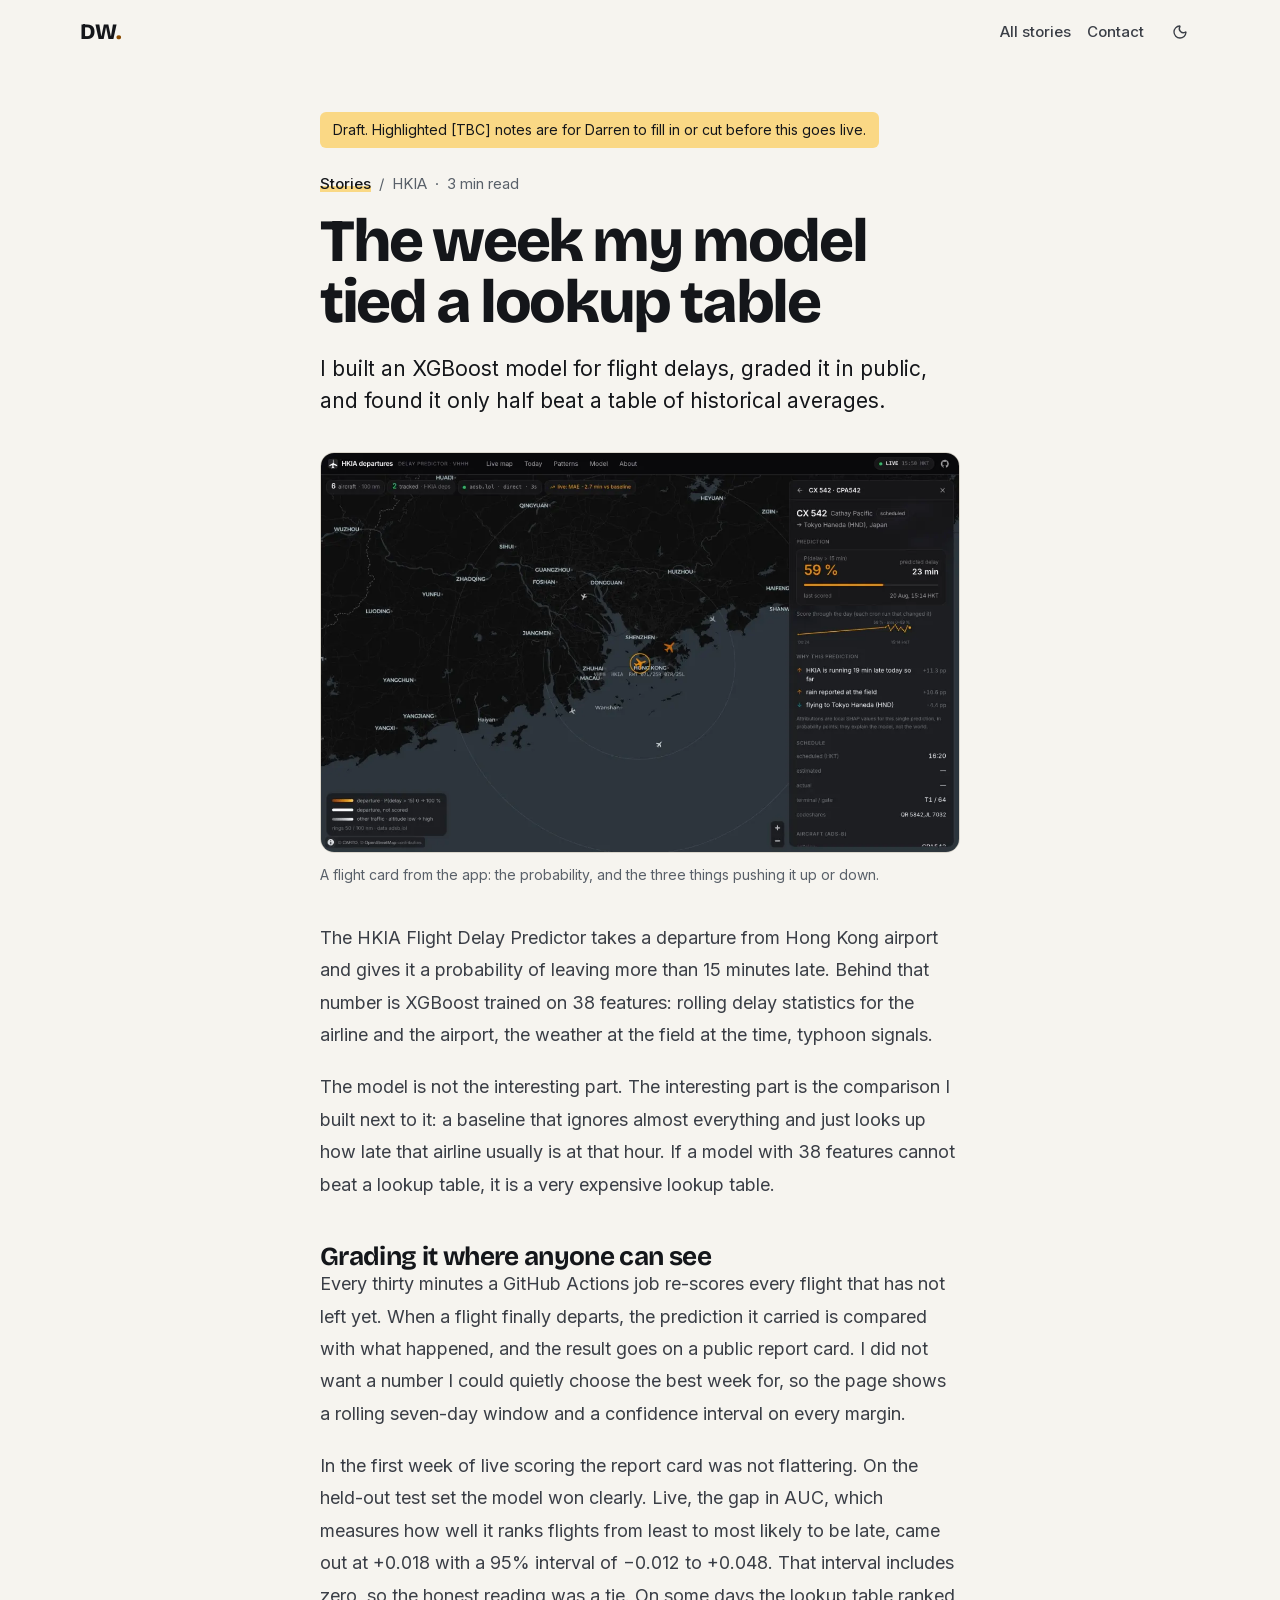
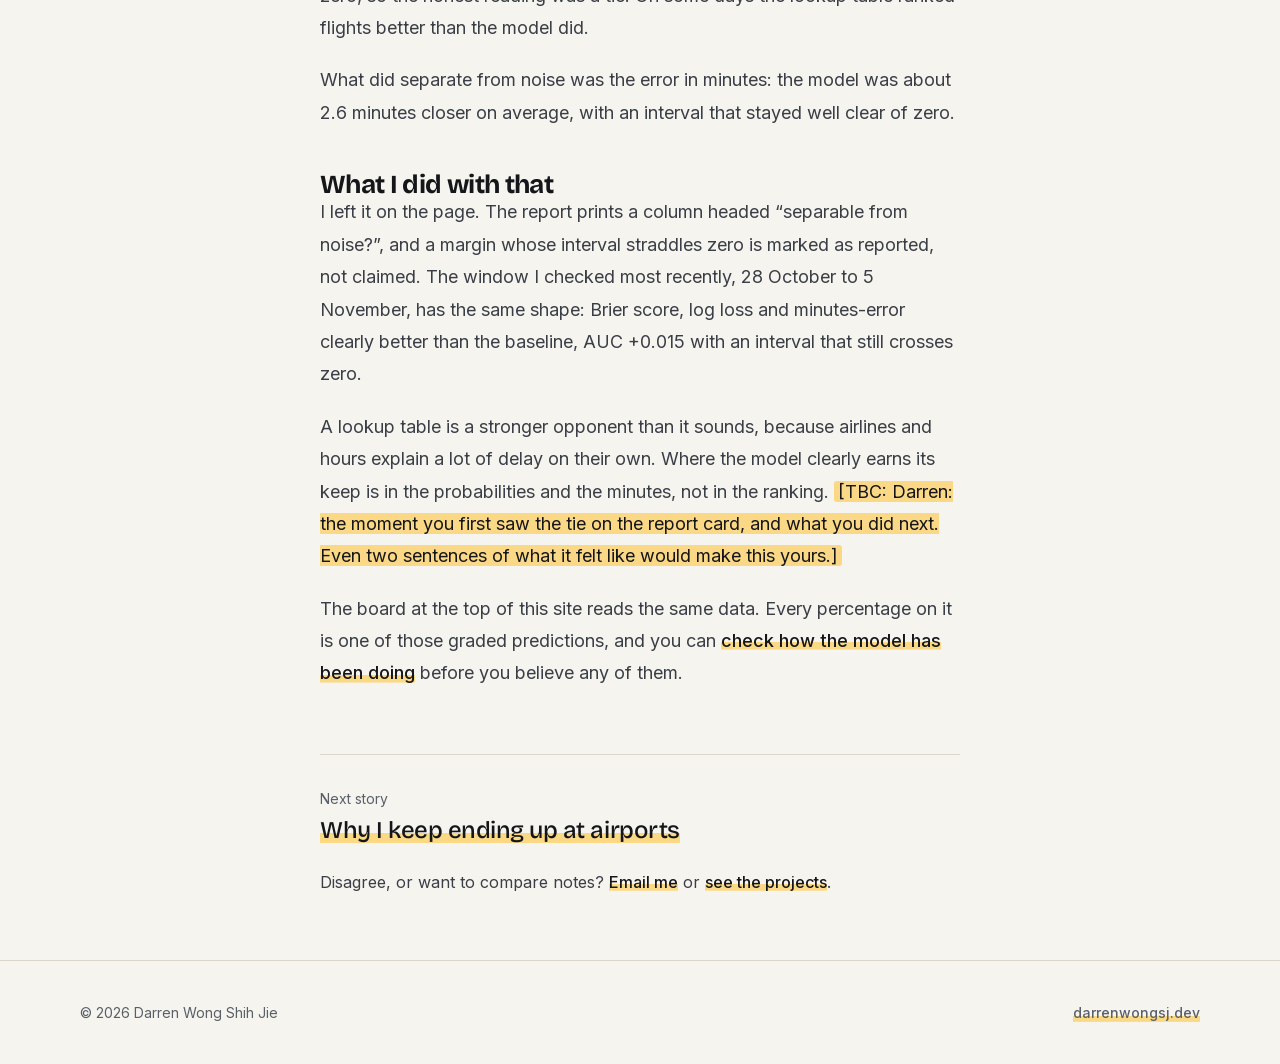
<file: stories/hkia-lost-to-a-lookup-table.html>
<!DOCTYPE html>
<html lang="en">
<head>
<meta charset="utf-8">
<meta name="viewport" content="width=device-width, initial-scale=1">

<!-- Story page. Copy this file to add a story, then add a card on index.html and
     a line in sitemap.xml. Never type the two characters that close an HTML
     comment inside another comment. -->
<title>The week my model tied a lookup table — Darren Wong Shih Jie</title>
<meta name="description" content="I built an XGBoost model for flight delays, graded it in public, and found it only half beat a table of historical averages.">
<link rel="canonical" href="https://darrenwongsj.dev/stories/hkia-lost-to-a-lookup-table.html">
<meta property="og:type" content="article">
<meta property="og:url" content="https://darrenwongsj.dev/stories/hkia-lost-to-a-lookup-table.html">
<meta property="og:title" content="The week my model tied a lookup table — Darren Wong Shih Jie">
<meta property="og:description" content="I built an XGBoost model for flight delays, graded it in public, and found it only half beat a table of historical averages.">
<meta property="og:image" content="https://darrenwongsj.dev/assets/img/hkia-flight-card.webp">
<meta name="twitter:card" content="summary_large_image">
<link rel="icon" href="../assets/img/favicon.png" type="image/png">
<link rel="apple-touch-icon" href="../assets/img/favicon.png">
<meta name="theme-color" content="#F6F4EF" media="(prefers-color-scheme: light)">
<meta name="theme-color" content="#0F1012" media="(prefers-color-scheme: dark)">

<script type="application/ld+json">
{
  "@context": "https://schema.org",
  "@type": "BlogPosting",
  "headline": "The week my model tied a lookup table",
  "description": "I built an XGBoost model for flight delays, graded it in public, and found it only half beat a table of historical averages.",
  "url": "https://darrenwongsj.dev/stories/hkia-lost-to-a-lookup-table.html",
  "mainEntityOfPage": "https://darrenwongsj.dev/stories/hkia-lost-to-a-lookup-table.html",
  "image": "https://darrenwongsj.dev/assets/img/hkia-flight-card.webp",
  "author": { "@id": "https://darrenwongsj.dev/#person" }
}
</script>

<link rel="preload" href="../assets/fonts/inter-variable.woff2" as="font" type="font/woff2" crossorigin>
<link rel="preload" href="../assets/fonts/bricolage-grotesque-variable.woff2" as="font" type="font/woff2" crossorigin>
<link rel="stylesheet" href="../css/layout.css?v=4">
<link rel="stylesheet" href="../css/styles.css?v=15">
<link rel="stylesheet" href="../css/story.css?v=1">
<script>
(function(){var s=localStorage.getItem('theme');
if(s==='dark'||(!s&&matchMedia('(prefers-color-scheme: dark)').matches))
document.documentElement.classList.add('dark');})();
</script>
</head>

<body>
<a href="#main" class="skip-link">Skip to content</a>

<header id="nav" class="site-header">
  <nav class="wrap nav-bar flex items-center justify-between" aria-label="Primary">
    <a href="../" class="nav-mark">DW<span>.</span></a>
    <div class="flex items-center gap-4">
      <a href="../#stories" class="nav-link">All stories</a>
      <a href="../#contact" class="nav-link">Contact</a>
      <button id="theme-toggle" class="icon-btn" aria-label="Toggle dark mode">
        <svg class="icon-sun w-4 h-4" viewBox="0 0 24 24" fill="none" stroke="currentColor" stroke-width="2" stroke-linecap="round" stroke-linejoin="round" aria-hidden="true"><circle cx="12" cy="12" r="4"/><path d="M12 2v2"/><path d="M12 20v2"/><path d="m4.93 4.93 1.41 1.41"/><path d="m17.66 17.66 1.41 1.41"/><path d="M2 12h2"/><path d="M20 12h2"/><path d="m6.34 17.66-1.41 1.41"/><path d="m19.07 4.93-1.41 1.41"/></svg>
        <svg class="icon-moon w-4 h-4" viewBox="0 0 24 24" fill="none" stroke="currentColor" stroke-width="2" stroke-linecap="round" stroke-linejoin="round" aria-hidden="true"><path d="M20.985 12.486a9 9 0 1 1-9.473-9.472c.405-.022.617.46.402.803a6 6 0 0 0 8.268 8.268c.344-.215.825-.004.803.401"/></svg>
      </button>
    </div>
  </nav>
</header>

<main id="main" class="story">
  <article class="wrap story-wrap">
    <!-- DRAFT-BANNER: delete this paragraph when the story is approved. -->
    <p class="draft-note">Draft. Highlighted [TBC] notes are for Darren to fill in or cut before this goes live.</p>
    <p class="story-meta"><a href="../#stories" class="link">Stories</a> &nbsp;/&nbsp; HKIA &nbsp;&middot;&nbsp; 3 min read</p>
    <h1 class="story-title">The week my model tied a lookup table</h1>
    <p class="story-hook">I built an XGBoost model for flight delays, graded it in public, and found it only half beat a table of historical averages.</p>
    <figure class="story-fig">
      <img src="../assets/img/hkia-flight-card.webp" width="1200" height="750" decoding="async" alt="A flight card in the HKIA delay app showing a 59 percent chance of delay and the three factors behind it.">
      <figcaption>A flight card from the app: the probability, and the three things pushing it up or down.</figcaption>
    </figure>
    <div class="story-body">
<p>The HKIA Flight Delay Predictor takes a departure from Hong Kong airport and gives it a probability of leaving more than 15 minutes late. Behind that number is XGBoost trained on 38 features: rolling delay statistics for the airline and the airport, the weather at the field at the time, typhoon signals.</p>
<p>The model is not the interesting part. The interesting part is the comparison I built next to it: a baseline that ignores almost everything and just looks up how late that airline usually is at that hour. If a model with 38 features cannot beat a lookup table, it is a very expensive lookup table.</p>
<h2>Grading it where anyone can see</h2>
<p>Every thirty minutes a GitHub Actions job re-scores every flight that has not left yet. When a flight finally departs, the prediction it carried is compared with what happened, and the result goes on a public report card. I did not want a number I could quietly choose the best week for, so the page shows a rolling seven-day window and a confidence interval on every margin.</p>
<p>In the first week of live scoring the report card was not flattering. On the held-out test set the model won clearly. Live, the gap in AUC, which measures how well it ranks flights from least to most likely to be late, came out at +0.018 with a 95% interval of &minus;0.012 to +0.048. That interval includes zero, so the honest reading was a tie. On some days the lookup table ranked flights better than the model did.</p>
<p>What did separate from noise was the error in minutes: the model was about 2.6 minutes closer on average, with an interval that stayed well clear of zero.</p>
<h2>What I did with that</h2>
<p>I left it on the page. The report prints a column headed &ldquo;separable from noise?&rdquo;, and a margin whose interval straddles zero is marked as reported, not claimed. The window I checked most recently, 28 October to 5 November, has the same shape: Brier score, log loss and minutes-error clearly better than the baseline, AUC +0.015 with an interval that still crosses zero.</p>
<p>A lookup table is a stronger opponent than it sounds, because airlines and hours explain a lot of delay on their own. Where the model clearly earns its keep is in the probabilities and the minutes, not in the ranking. <mark class="tbc">[TBC: Darren: the moment you first saw the tie on the report card, and what you did next. Even two sentences of what it felt like would make this yours.]</mark></p>
<p>The board at the top of this site reads the same data. Every percentage on it is one of those graded predictions, and you can <a href="https://darrenwongsj.dev/hkia-delay-predictor/" class="link">check how the model has been doing</a> before you believe any of them.</p>
</div>

    <aside class="story-end">
      <p class="meta">Next story</p>
      <p class="h3"><a href="why-airports.html" class="link">Why I keep ending up at airports</a></p>
      <p class="story-cta">Disagree, or want to compare notes? <a href="mailto:darrenwongsj@gmail.com" class="link">Email me</a> or <a href="../#work" class="link">see the projects</a>.</p>
    </aside>
  </article>
</main>

<footer class="site-footer">
  <div class="wrap flex flex-col sm:flex-row sm:items-center justify-between gap-3">
    <p class="meta">&copy; <span id="year">2026</span> Darren Wong Shih Jie</p>
    <a href="../" class="link meta">darrenwongsj.dev</a>
  </div>
</footer>
<script src="../js/main.js"></script>
</body>
</html>
</file>
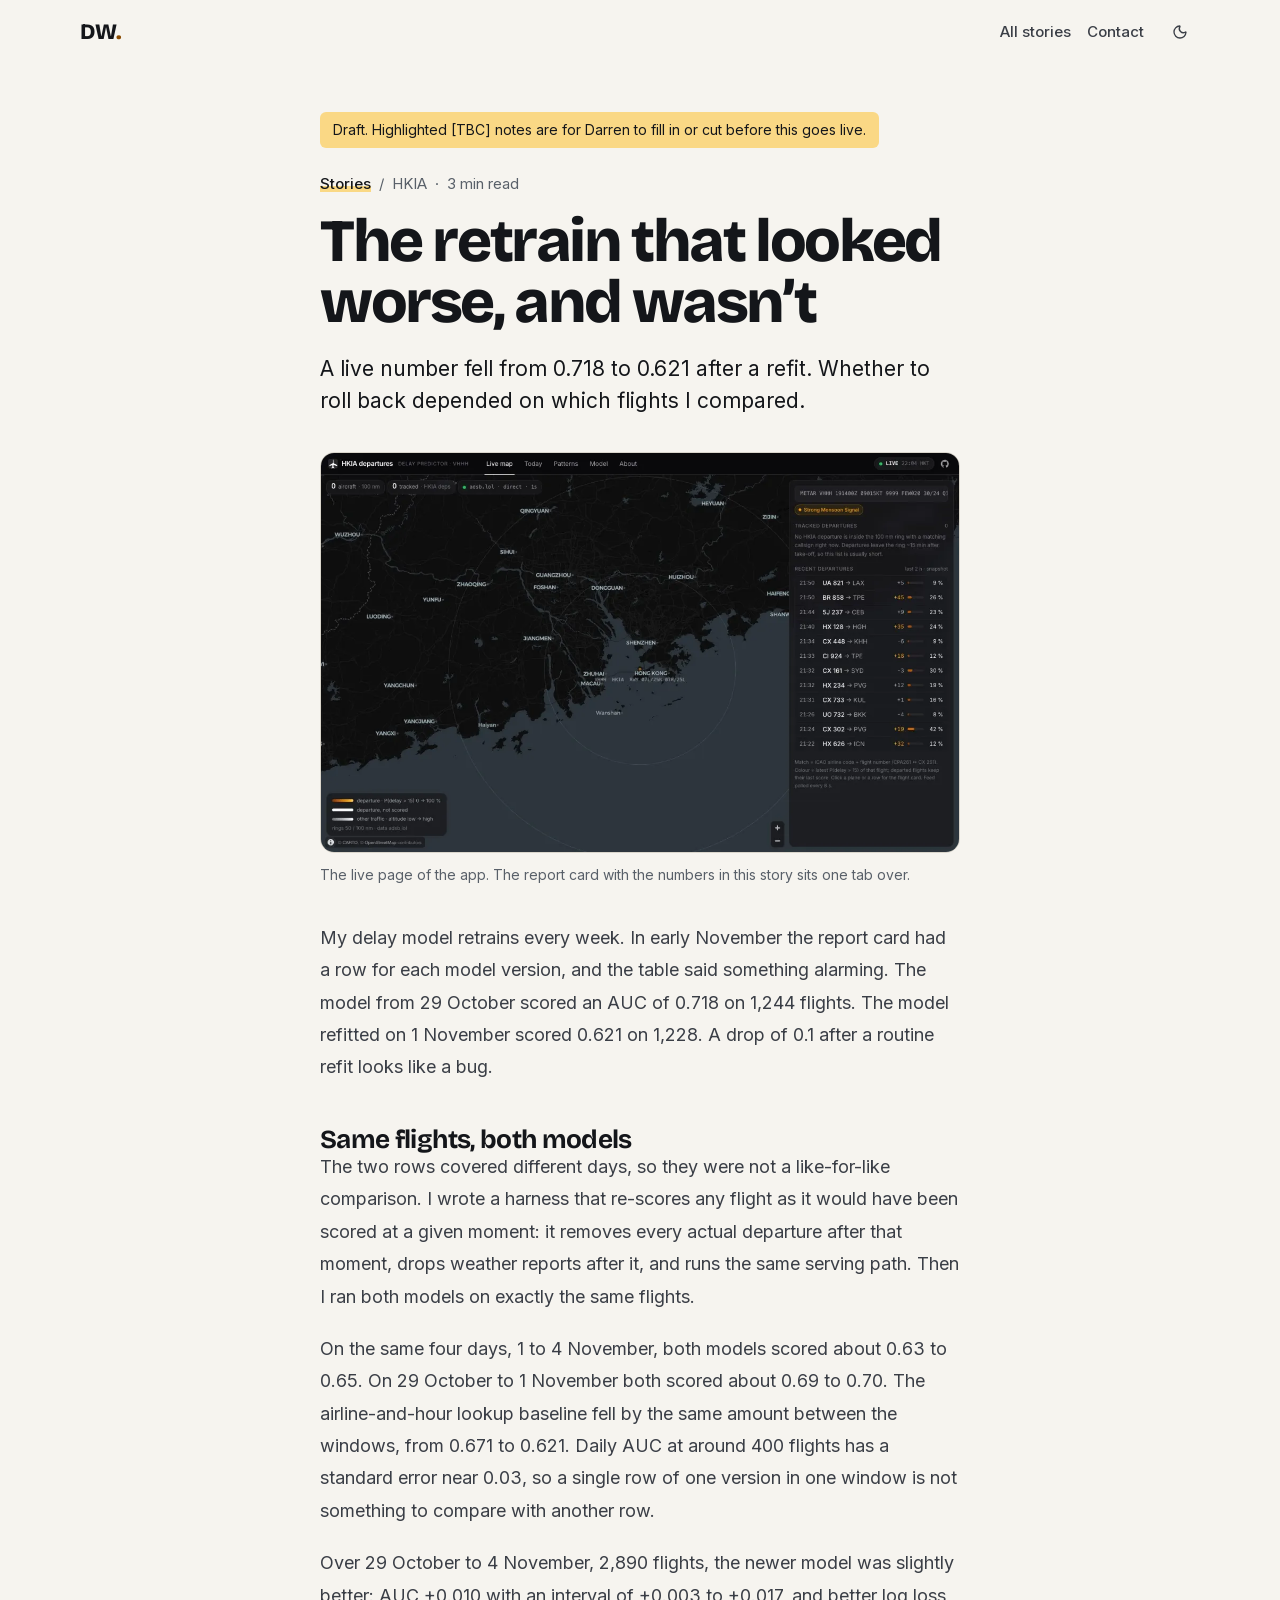
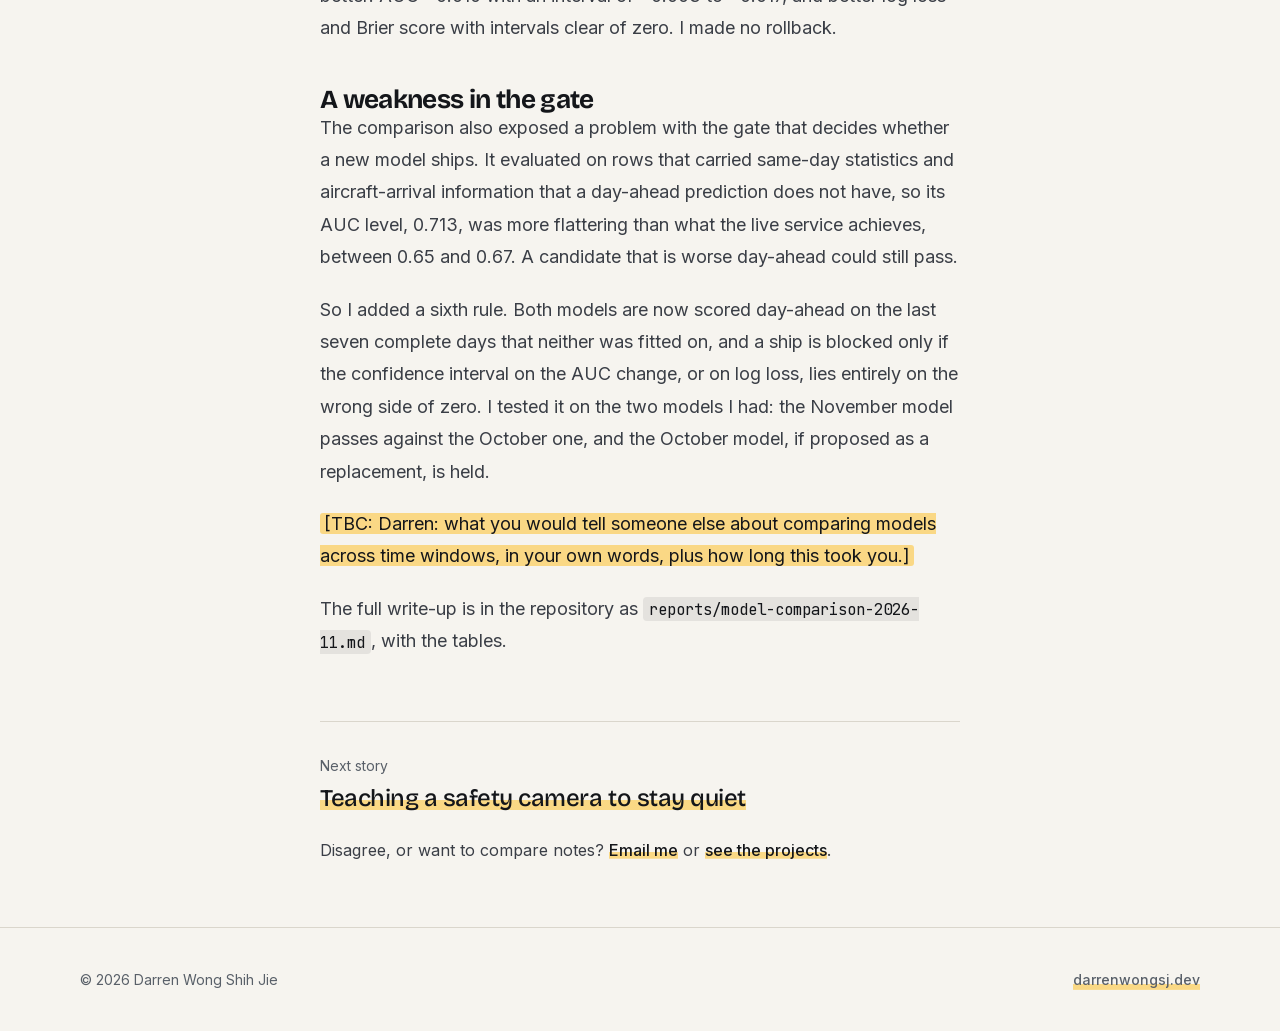
<file: stories/retrain-looked-worse.html>
<!DOCTYPE html>
<html lang="en">
<head>
<meta charset="utf-8">
<meta name="viewport" content="width=device-width, initial-scale=1">

<!-- Story page. Copy this file to add a story, then add a card on index.html and
     a line in sitemap.xml. Never type the two characters that close an HTML
     comment inside another comment. -->
<title>The retrain that looked worse, and wasn't — Darren Wong Shih Jie</title>
<meta name="description" content="A live number fell from 0.718 to 0.621 after a refit. Whether to roll back depended on which flights I compared.">
<link rel="canonical" href="https://darrenwongsj.dev/stories/retrain-looked-worse.html">
<meta property="og:type" content="article">
<meta property="og:url" content="https://darrenwongsj.dev/stories/retrain-looked-worse.html">
<meta property="og:title" content="The retrain that looked worse, and wasn't — Darren Wong Shih Jie">
<meta property="og:description" content="A live number fell from 0.718 to 0.621 after a refit. Whether to roll back depended on which flights I compared.">
<meta property="og:image" content="https://darrenwongsj.dev/assets/img/hkia-live-map.webp">
<meta name="twitter:card" content="summary_large_image">
<link rel="icon" href="../assets/img/favicon.png" type="image/png">
<link rel="apple-touch-icon" href="../assets/img/favicon.png">
<meta name="theme-color" content="#F6F4EF" media="(prefers-color-scheme: light)">
<meta name="theme-color" content="#0F1012" media="(prefers-color-scheme: dark)">

<script type="application/ld+json">
{
  "@context": "https://schema.org",
  "@type": "BlogPosting",
  "headline": "The retrain that looked worse, and wasn't",
  "description": "A live number fell from 0.718 to 0.621 after a refit. Whether to roll back depended on which flights I compared.",
  "url": "https://darrenwongsj.dev/stories/retrain-looked-worse.html",
  "mainEntityOfPage": "https://darrenwongsj.dev/stories/retrain-looked-worse.html",
  "image": "https://darrenwongsj.dev/assets/img/hkia-live-map.webp",
  "author": { "@id": "https://darrenwongsj.dev/#person" }
}
</script>

<link rel="preload" href="../assets/fonts/inter-variable.woff2" as="font" type="font/woff2" crossorigin>
<link rel="preload" href="../assets/fonts/bricolage-grotesque-variable.woff2" as="font" type="font/woff2" crossorigin>
<link rel="stylesheet" href="../css/layout.css?v=4">
<link rel="stylesheet" href="../css/styles.css?v=15">
<link rel="stylesheet" href="../css/story.css?v=1">
<script>
(function(){var s=localStorage.getItem('theme');
if(s==='dark'||(!s&&matchMedia('(prefers-color-scheme: dark)').matches))
document.documentElement.classList.add('dark');})();
</script>
</head>

<body>
<a href="#main" class="skip-link">Skip to content</a>

<header id="nav" class="site-header">
  <nav class="wrap nav-bar flex items-center justify-between" aria-label="Primary">
    <a href="../" class="nav-mark">DW<span>.</span></a>
    <div class="flex items-center gap-4">
      <a href="../#stories" class="nav-link">All stories</a>
      <a href="../#contact" class="nav-link">Contact</a>
      <button id="theme-toggle" class="icon-btn" aria-label="Toggle dark mode">
        <svg class="icon-sun w-4 h-4" viewBox="0 0 24 24" fill="none" stroke="currentColor" stroke-width="2" stroke-linecap="round" stroke-linejoin="round" aria-hidden="true"><circle cx="12" cy="12" r="4"/><path d="M12 2v2"/><path d="M12 20v2"/><path d="m4.93 4.93 1.41 1.41"/><path d="m17.66 17.66 1.41 1.41"/><path d="M2 12h2"/><path d="M20 12h2"/><path d="m6.34 17.66-1.41 1.41"/><path d="m19.07 4.93-1.41 1.41"/></svg>
        <svg class="icon-moon w-4 h-4" viewBox="0 0 24 24" fill="none" stroke="currentColor" stroke-width="2" stroke-linecap="round" stroke-linejoin="round" aria-hidden="true"><path d="M20.985 12.486a9 9 0 1 1-9.473-9.472c.405-.022.617.46.402.803a6 6 0 0 0 8.268 8.268c.344-.215.825-.004.803.401"/></svg>
      </button>
    </div>
  </nav>
</header>

<main id="main" class="story">
  <article class="wrap story-wrap">
    <!-- DRAFT-BANNER: delete this paragraph when the story is approved. -->
    <p class="draft-note">Draft. Highlighted [TBC] notes are for Darren to fill in or cut before this goes live.</p>
    <p class="story-meta"><a href="../#stories" class="link">Stories</a> &nbsp;/&nbsp; HKIA &nbsp;&middot;&nbsp; 3 min read</p>
    <h1 class="story-title">The retrain that looked worse, and wasn&rsquo;t</h1>
    <p class="story-hook">A live number fell from 0.718 to 0.621 after a refit. Whether to roll back depended on which flights I compared.</p>
    <figure class="story-fig">
      <img src="../assets/img/hkia-live-map.webp" width="1200" height="750" decoding="async" alt="The live map page of the HKIA delay app: a dark map of the Pearl River Delta with a list of recent departures and their predicted delay.">
      <figcaption>The live page of the app. The report card with the numbers in this story sits one tab over.</figcaption>
    </figure>
    <div class="story-body">
<p>My delay model retrains every week. In early November the report card had a row for each model version, and the table said something alarming. The model from 29 October scored an AUC of 0.718 on 1,244 flights. The model refitted on 1 November scored 0.621 on 1,228. A drop of 0.1 after a routine refit looks like a bug.</p>
<h2>Same flights, both models</h2>
<p>The two rows covered different days, so they were not a like-for-like comparison. I wrote a harness that re-scores any flight as it would have been scored at a given moment: it removes every actual departure after that moment, drops weather reports after it, and runs the same serving path. Then I ran both models on exactly the same flights.</p>
<p>On the same four days, 1 to 4 November, both models scored about 0.63 to 0.65. On 29 October to 1 November both scored about 0.69 to 0.70. The airline-and-hour lookup baseline fell by the same amount between the windows, from 0.671 to 0.621. Daily AUC at around 400 flights has a standard error near 0.03, so a single row of one version in one window is not something to compare with another row.</p>
<p>Over 29 October to 4 November, 2,890 flights, the newer model was slightly better: AUC +0.010 with an interval of +0.003 to +0.017, and better log loss and Brier score with intervals clear of zero. I made no rollback.</p>
<h2>A weakness in the gate</h2>
<p>The comparison also exposed a problem with the gate that decides whether a new model ships. It evaluated on rows that carried same-day statistics and aircraft-arrival information that a day-ahead prediction does not have, so its AUC level, 0.713, was more flattering than what the live service achieves, between 0.65 and 0.67. A candidate that is worse day-ahead could still pass.</p>
<p>So I added a sixth rule. Both models are now scored day-ahead on the last seven complete days that neither was fitted on, and a ship is blocked only if the confidence interval on the AUC change, or on log loss, lies entirely on the wrong side of zero. I tested it on the two models I had: the November model passes against the October one, and the October model, if proposed as a replacement, is held.</p>
<p><mark class="tbc">[TBC: Darren: what you would tell someone else about comparing models across time windows, in your own words, plus how long this took you.]</mark></p>
<p>The full write-up is in the repository as <code>reports/model-comparison-2026-11.md</code>, with the tables.</p>
</div>

    <aside class="story-end">
      <p class="meta">Next story</p>
      <p class="h3"><a href="teaching-a-camera-to-stay-quiet.html" class="link">Teaching a safety camera to stay quiet</a></p>
      <p class="story-cta">Disagree, or want to compare notes? <a href="mailto:darrenwongsj@gmail.com" class="link">Email me</a> or <a href="../#work" class="link">see the projects</a>.</p>
    </aside>
  </article>
</main>

<footer class="site-footer">
  <div class="wrap flex flex-col sm:flex-row sm:items-center justify-between gap-3">
    <p class="meta">&copy; <span id="year">2026</span> Darren Wong Shih Jie</p>
    <a href="../" class="link meta">darrenwongsj.dev</a>
  </div>
</footer>
<script src="../js/main.js"></script>
</body>
</html>
</file>
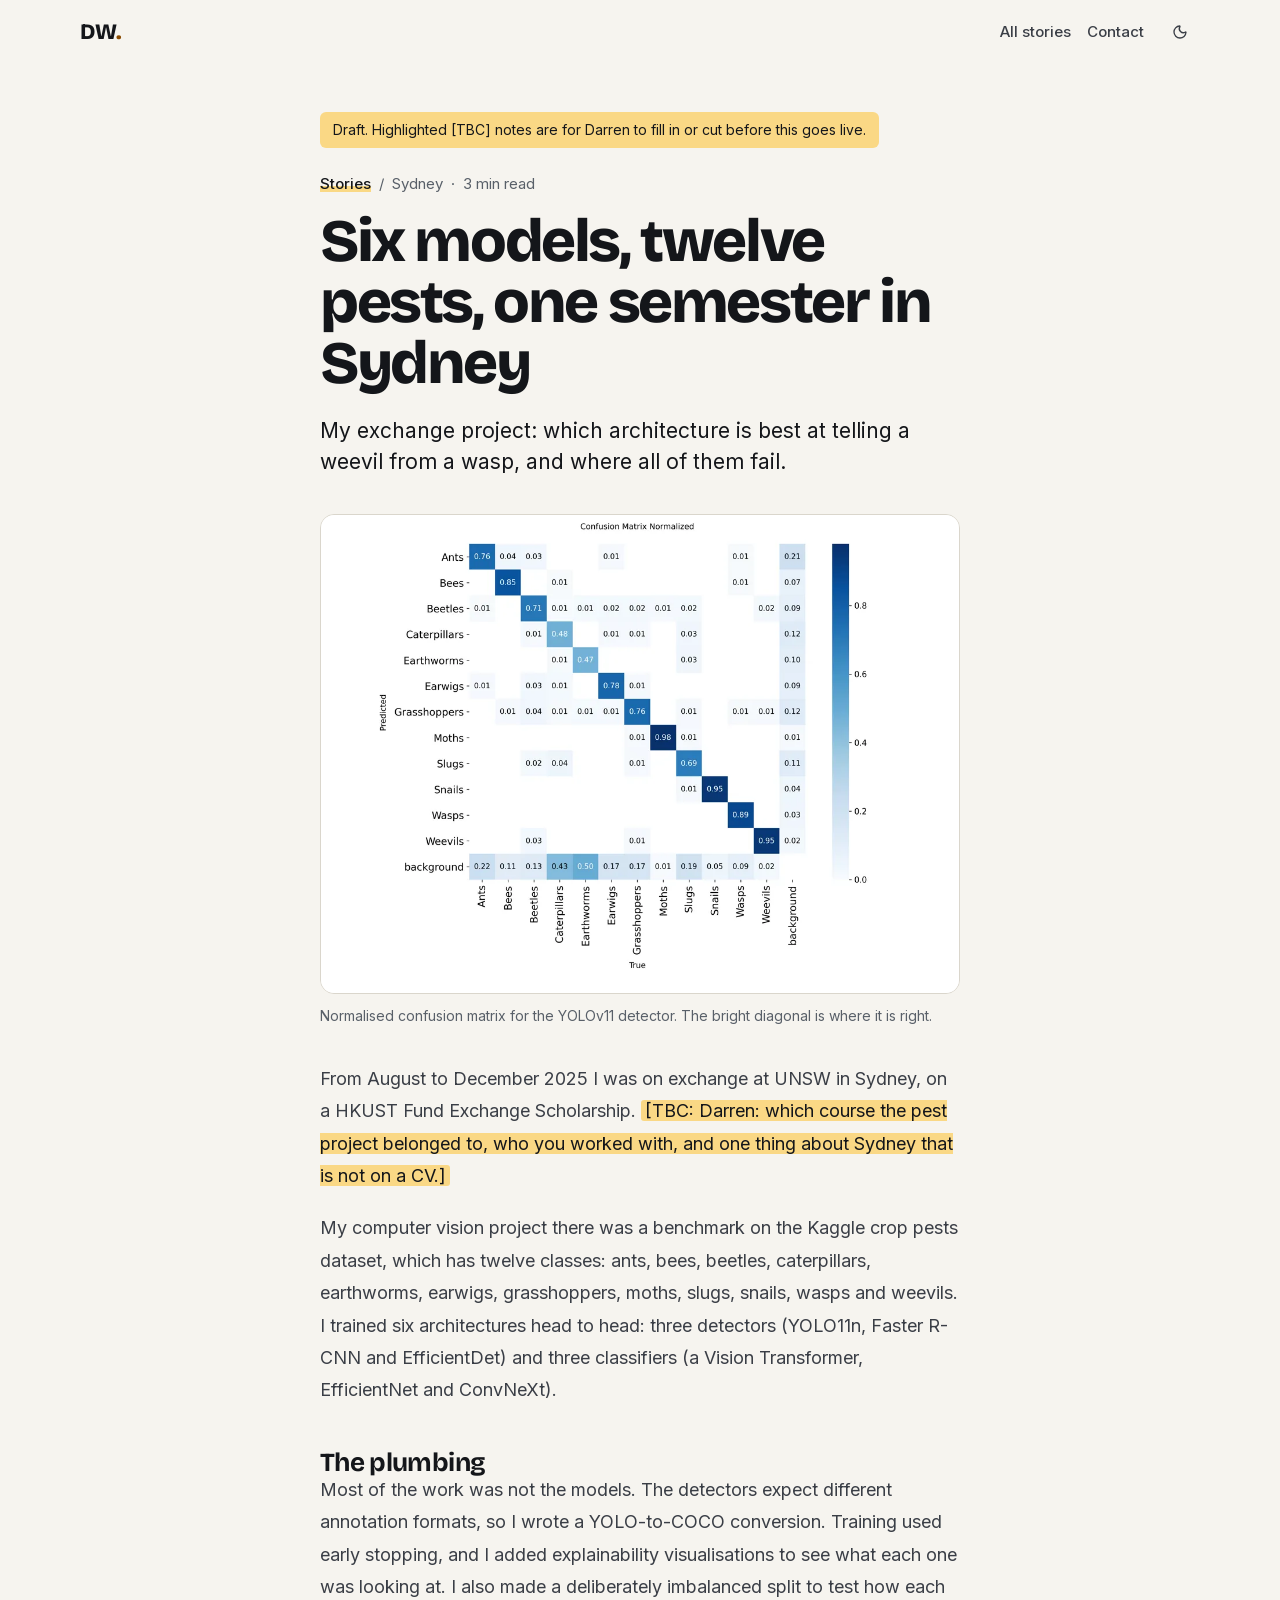
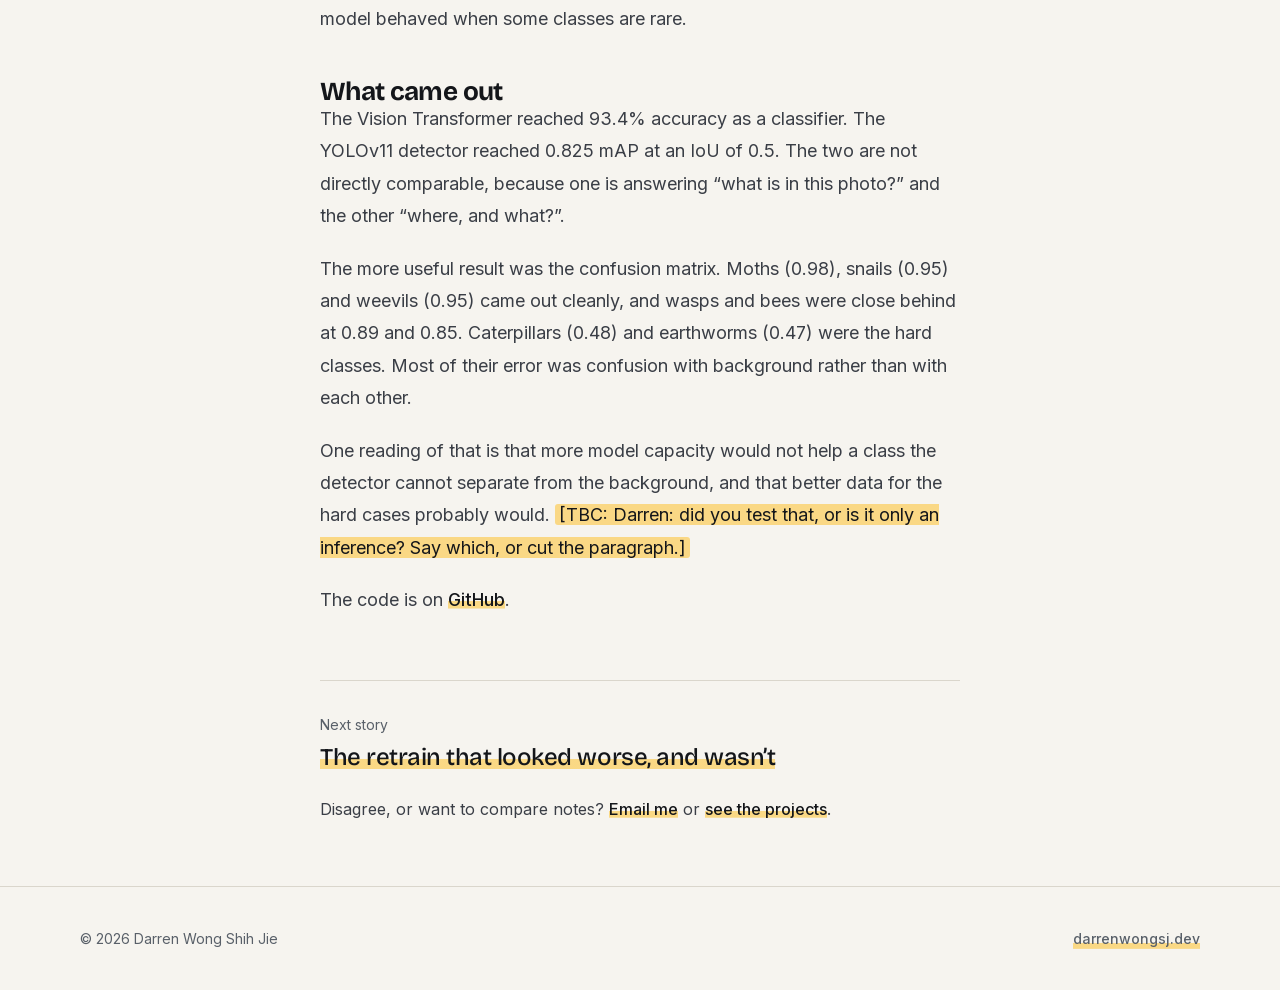
<file: stories/six-models-one-semester.html>
<!DOCTYPE html>
<html lang="en">
<head>
<meta charset="utf-8">
<meta name="viewport" content="width=device-width, initial-scale=1">

<!-- Story page. Copy this file to add a story, then add a card on index.html and
     a line in sitemap.xml. Never type the two characters that close an HTML
     comment inside another comment. -->
<title>Six models, twelve pests, one semester in Sydney — Darren Wong Shih Jie</title>
<meta name="description" content="My exchange project: which architecture is best at telling a weevil from a wasp, and where all of them fail.">
<link rel="canonical" href="https://darrenwongsj.dev/stories/six-models-one-semester.html">
<meta property="og:type" content="article">
<meta property="og:url" content="https://darrenwongsj.dev/stories/six-models-one-semester.html">
<meta property="og:title" content="Six models, twelve pests, one semester in Sydney — Darren Wong Shih Jie">
<meta property="og:description" content="My exchange project: which architecture is best at telling a weevil from a wasp, and where all of them fail.">
<meta property="og:image" content="https://darrenwongsj.dev/assets/img/pest-confusion-matrix.webp">
<meta name="twitter:card" content="summary_large_image">
<link rel="icon" href="../assets/img/favicon.png" type="image/png">
<link rel="apple-touch-icon" href="../assets/img/favicon.png">
<meta name="theme-color" content="#F6F4EF" media="(prefers-color-scheme: light)">
<meta name="theme-color" content="#0F1012" media="(prefers-color-scheme: dark)">

<script type="application/ld+json">
{
  "@context": "https://schema.org",
  "@type": "BlogPosting",
  "headline": "Six models, twelve pests, one semester in Sydney",
  "description": "My exchange project: which architecture is best at telling a weevil from a wasp, and where all of them fail.",
  "url": "https://darrenwongsj.dev/stories/six-models-one-semester.html",
  "mainEntityOfPage": "https://darrenwongsj.dev/stories/six-models-one-semester.html",
  "image": "https://darrenwongsj.dev/assets/img/pest-confusion-matrix.webp",
  "author": { "@id": "https://darrenwongsj.dev/#person" }
}
</script>

<link rel="preload" href="../assets/fonts/inter-variable.woff2" as="font" type="font/woff2" crossorigin>
<link rel="preload" href="../assets/fonts/bricolage-grotesque-variable.woff2" as="font" type="font/woff2" crossorigin>
<link rel="stylesheet" href="../css/layout.css?v=4">
<link rel="stylesheet" href="../css/styles.css?v=15">
<link rel="stylesheet" href="../css/story.css?v=1">
<script>
(function(){var s=localStorage.getItem('theme');
if(s==='dark'||(!s&&matchMedia('(prefers-color-scheme: dark)').matches))
document.documentElement.classList.add('dark');})();
</script>
</head>

<body>
<a href="#main" class="skip-link">Skip to content</a>

<header id="nav" class="site-header">
  <nav class="wrap nav-bar flex items-center justify-between" aria-label="Primary">
    <a href="../" class="nav-mark">DW<span>.</span></a>
    <div class="flex items-center gap-4">
      <a href="../#stories" class="nav-link">All stories</a>
      <a href="../#contact" class="nav-link">Contact</a>
      <button id="theme-toggle" class="icon-btn" aria-label="Toggle dark mode">
        <svg class="icon-sun w-4 h-4" viewBox="0 0 24 24" fill="none" stroke="currentColor" stroke-width="2" stroke-linecap="round" stroke-linejoin="round" aria-hidden="true"><circle cx="12" cy="12" r="4"/><path d="M12 2v2"/><path d="M12 20v2"/><path d="m4.93 4.93 1.41 1.41"/><path d="m17.66 17.66 1.41 1.41"/><path d="M2 12h2"/><path d="M20 12h2"/><path d="m6.34 17.66-1.41 1.41"/><path d="m19.07 4.93-1.41 1.41"/></svg>
        <svg class="icon-moon w-4 h-4" viewBox="0 0 24 24" fill="none" stroke="currentColor" stroke-width="2" stroke-linecap="round" stroke-linejoin="round" aria-hidden="true"><path d="M20.985 12.486a9 9 0 1 1-9.473-9.472c.405-.022.617.46.402.803a6 6 0 0 0 8.268 8.268c.344-.215.825-.004.803.401"/></svg>
      </button>
    </div>
  </nav>
</header>

<main id="main" class="story">
  <article class="wrap story-wrap">
    <!-- DRAFT-BANNER: delete this paragraph when the story is approved. -->
    <p class="draft-note">Draft. Highlighted [TBC] notes are for Darren to fill in or cut before this goes live.</p>
    <p class="story-meta"><a href="../#stories" class="link">Stories</a> &nbsp;/&nbsp; Sydney &nbsp;&middot;&nbsp; 3 min read</p>
    <h1 class="story-title">Six models, twelve pests, one semester in Sydney</h1>
    <p class="story-hook">My exchange project: which architecture is best at telling a weevil from a wasp, and where all of them fail.</p>
    <figure class="story-fig">
      <img src="../assets/img/pest-confusion-matrix.webp" width="1100" height="825" decoding="async" alt="Normalised confusion matrix for the YOLOv11 detector across twelve pest classes. Moths 0.98, snails 0.95, weevils 0.95, wasps 0.89, bees 0.85, down to caterpillars 0.48 and earthworms 0.47.">
      <figcaption>Normalised confusion matrix for the YOLOv11 detector. The bright diagonal is where it is right.</figcaption>
    </figure>
    <div class="story-body">
<p>From August to December 2025 I was on exchange at UNSW in Sydney, on a HKUST Fund Exchange Scholarship. <mark class="tbc">[TBC: Darren: which course the pest project belonged to, who you worked with, and one thing about Sydney that is not on a CV.]</mark></p>
<p>My computer vision project there was a benchmark on the Kaggle crop pests dataset, which has twelve classes: ants, bees, beetles, caterpillars, earthworms, earwigs, grasshoppers, moths, slugs, snails, wasps and weevils. I trained six architectures head to head: three detectors (YOLO11n, Faster R-CNN and EfficientDet) and three classifiers (a Vision Transformer, EfficientNet and ConvNeXt).</p>
<h2>The plumbing</h2>
<p>Most of the work was not the models. The detectors expect different annotation formats, so I wrote a YOLO-to-COCO conversion. Training used early stopping, and I added explainability visualisations to see what each one was looking at. I also made a deliberately imbalanced split to test how each model behaved when some classes are rare.</p>
<h2>What came out</h2>
<p>The Vision Transformer reached 93.4% accuracy as a classifier. The YOLOv11 detector reached 0.825 mAP at an IoU of 0.5. The two are not directly comparable, because one is answering &ldquo;what is in this photo?&rdquo; and the other &ldquo;where, and what?&rdquo;.</p>
<p>The more useful result was the confusion matrix. Moths (0.98), snails (0.95) and weevils (0.95) came out cleanly, and wasps and bees were close behind at 0.89 and 0.85. Caterpillars (0.48) and earthworms (0.47) were the hard classes. Most of their error was confusion with background rather than with each other.</p>
<p>One reading of that is that more model capacity would not help a class the detector cannot separate from the background, and that better data for the hard cases probably would. <mark class="tbc">[TBC: Darren: did you test that, or is it only an inference? Say which, or cut the paragraph.]</mark></p>
<p>The code is on <a href="https://github.com/dsjwong/cv-crop-pest-object-detection-benchmarking" class="link">GitHub</a>.</p>
</div>

    <aside class="story-end">
      <p class="meta">Next story</p>
      <p class="h3"><a href="retrain-looked-worse.html" class="link">The retrain that looked worse, and wasn&rsquo;t</a></p>
      <p class="story-cta">Disagree, or want to compare notes? <a href="mailto:darrenwongsj@gmail.com" class="link">Email me</a> or <a href="../#work" class="link">see the projects</a>.</p>
    </aside>
  </article>
</main>

<footer class="site-footer">
  <div class="wrap flex flex-col sm:flex-row sm:items-center justify-between gap-3">
    <p class="meta">&copy; <span id="year">2026</span> Darren Wong Shih Jie</p>
    <a href="../" class="link meta">darrenwongsj.dev</a>
  </div>
</footer>
<script src="../js/main.js"></script>
</body>
</html>
</file>
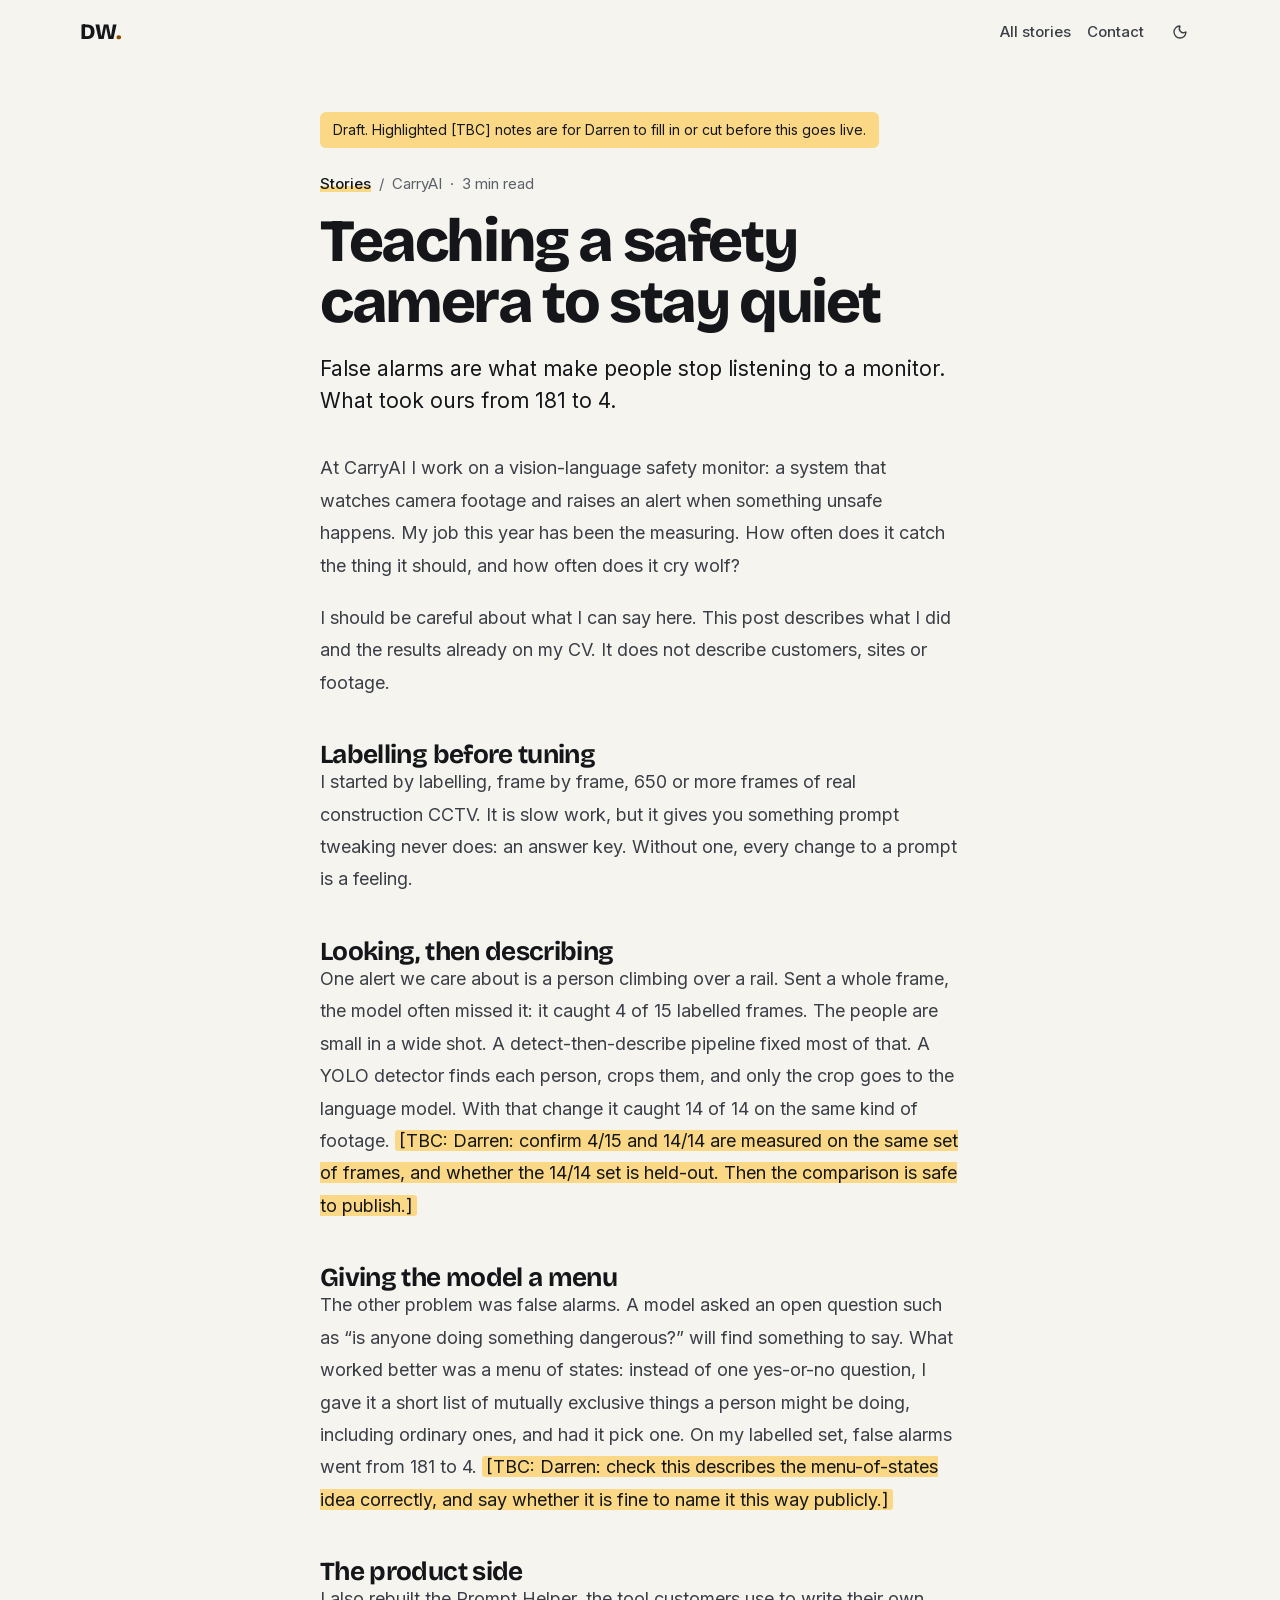
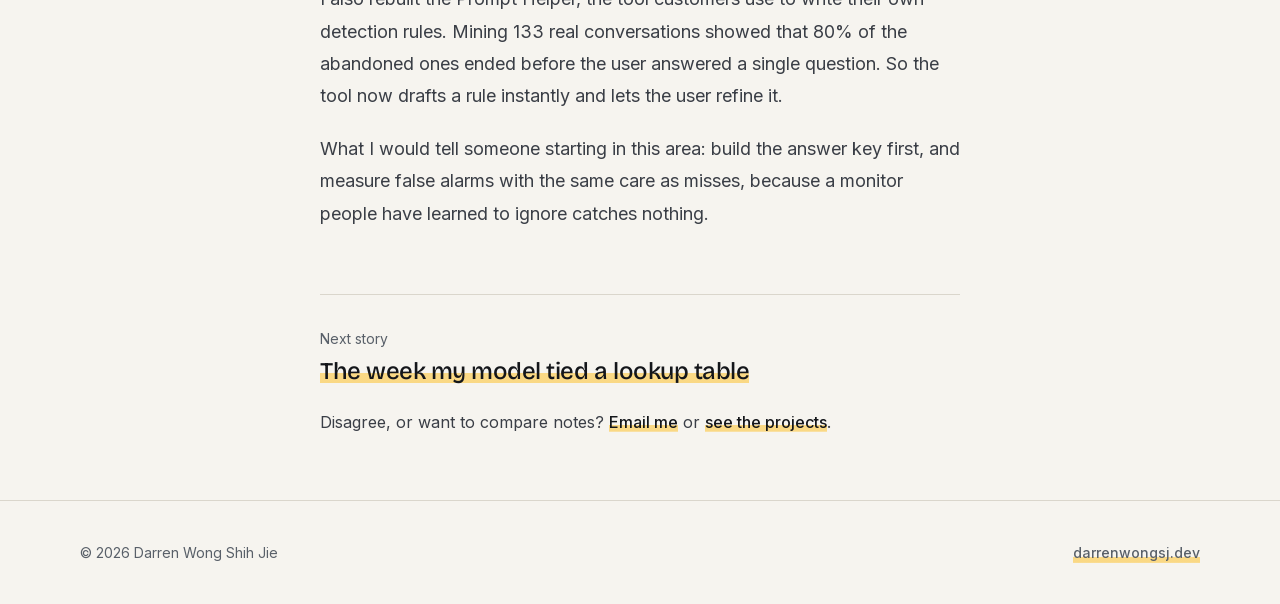
<file: stories/teaching-a-camera-to-stay-quiet.html>
<!DOCTYPE html>
<html lang="en">
<head>
<meta charset="utf-8">
<meta name="viewport" content="width=device-width, initial-scale=1">

<!-- Story page. Copy this file to add a story, then add a card on index.html and
     a line in sitemap.xml. Never type the two characters that close an HTML
     comment inside another comment. -->
<title>Teaching a safety camera to stay quiet — Darren Wong Shih Jie</title>
<meta name="description" content="False alarms are what make people stop listening to a monitor. What took ours from 181 to 4.">
<link rel="canonical" href="https://darrenwongsj.dev/stories/teaching-a-camera-to-stay-quiet.html">
<meta property="og:type" content="article">
<meta property="og:url" content="https://darrenwongsj.dev/stories/teaching-a-camera-to-stay-quiet.html">
<meta property="og:title" content="Teaching a safety camera to stay quiet — Darren Wong Shih Jie">
<meta property="og:description" content="False alarms are what make people stop listening to a monitor. What took ours from 181 to 4.">
<meta property="og:image" content="https://darrenwongsj.dev/assets/img/og-cover.png">
<meta name="twitter:card" content="summary_large_image">
<link rel="icon" href="../assets/img/favicon.png" type="image/png">
<link rel="apple-touch-icon" href="../assets/img/favicon.png">
<meta name="theme-color" content="#F6F4EF" media="(prefers-color-scheme: light)">
<meta name="theme-color" content="#0F1012" media="(prefers-color-scheme: dark)">

<script type="application/ld+json">
{
  "@context": "https://schema.org",
  "@type": "BlogPosting",
  "headline": "Teaching a safety camera to stay quiet",
  "description": "False alarms are what make people stop listening to a monitor. What took ours from 181 to 4.",
  "url": "https://darrenwongsj.dev/stories/teaching-a-camera-to-stay-quiet.html",
  "mainEntityOfPage": "https://darrenwongsj.dev/stories/teaching-a-camera-to-stay-quiet.html",
  "image": "https://darrenwongsj.dev/assets/img/og-cover.png",
  "author": { "@id": "https://darrenwongsj.dev/#person" }
}
</script>

<link rel="preload" href="../assets/fonts/inter-variable.woff2" as="font" type="font/woff2" crossorigin>
<link rel="preload" href="../assets/fonts/bricolage-grotesque-variable.woff2" as="font" type="font/woff2" crossorigin>
<link rel="stylesheet" href="../css/layout.css?v=4">
<link rel="stylesheet" href="../css/styles.css?v=15">
<link rel="stylesheet" href="../css/story.css?v=1">
<script>
(function(){var s=localStorage.getItem('theme');
if(s==='dark'||(!s&&matchMedia('(prefers-color-scheme: dark)').matches))
document.documentElement.classList.add('dark');})();
</script>
</head>

<body>
<a href="#main" class="skip-link">Skip to content</a>

<header id="nav" class="site-header">
  <nav class="wrap nav-bar flex items-center justify-between" aria-label="Primary">
    <a href="../" class="nav-mark">DW<span>.</span></a>
    <div class="flex items-center gap-4">
      <a href="../#stories" class="nav-link">All stories</a>
      <a href="../#contact" class="nav-link">Contact</a>
      <button id="theme-toggle" class="icon-btn" aria-label="Toggle dark mode">
        <svg class="icon-sun w-4 h-4" viewBox="0 0 24 24" fill="none" stroke="currentColor" stroke-width="2" stroke-linecap="round" stroke-linejoin="round" aria-hidden="true"><circle cx="12" cy="12" r="4"/><path d="M12 2v2"/><path d="M12 20v2"/><path d="m4.93 4.93 1.41 1.41"/><path d="m17.66 17.66 1.41 1.41"/><path d="M2 12h2"/><path d="M20 12h2"/><path d="m6.34 17.66-1.41 1.41"/><path d="m19.07 4.93-1.41 1.41"/></svg>
        <svg class="icon-moon w-4 h-4" viewBox="0 0 24 24" fill="none" stroke="currentColor" stroke-width="2" stroke-linecap="round" stroke-linejoin="round" aria-hidden="true"><path d="M20.985 12.486a9 9 0 1 1-9.473-9.472c.405-.022.617.46.402.803a6 6 0 0 0 8.268 8.268c.344-.215.825-.004.803.401"/></svg>
      </button>
    </div>
  </nav>
</header>

<main id="main" class="story">
  <article class="wrap story-wrap">
    <!-- DRAFT-BANNER: delete this paragraph when the story is approved. -->
    <p class="draft-note">Draft. Highlighted [TBC] notes are for Darren to fill in or cut before this goes live.</p>
    <p class="story-meta"><a href="../#stories" class="link">Stories</a> &nbsp;/&nbsp; CarryAI &nbsp;&middot;&nbsp; 3 min read</p>
    <h1 class="story-title">Teaching a safety camera to stay quiet</h1>
    <p class="story-hook">False alarms are what make people stop listening to a monitor. What took ours from 181 to 4.</p>
    <div class="story-body">
<p>At CarryAI I work on a vision-language safety monitor: a system that watches camera footage and raises an alert when something unsafe happens. My job this year has been the measuring. How often does it catch the thing it should, and how often does it cry wolf?</p>
<p>I should be careful about what I can say here. This post describes what I did and the results already on my CV. It does not describe customers, sites or footage.</p>
<h2>Labelling before tuning</h2>
<p>I started by labelling, frame by frame, 650 or more frames of real construction CCTV. It is slow work, but it gives you something prompt tweaking never does: an answer key. Without one, every change to a prompt is a feeling.</p>
<h2>Looking, then describing</h2>
<p>One alert we care about is a person climbing over a rail. Sent a whole frame, the model often missed it: it caught 4 of 15 labelled frames. The people are small in a wide shot. A detect-then-describe pipeline fixed most of that. A YOLO detector finds each person, crops them, and only the crop goes to the language model. With that change it caught 14 of 14 on the same kind of footage. <mark class="tbc">[TBC: Darren: confirm 4/15 and 14/14 are measured on the same set of frames, and whether the 14/14 set is held-out. Then the comparison is safe to publish.]</mark></p>
<h2>Giving the model a menu</h2>
<p>The other problem was false alarms. A model asked an open question such as &ldquo;is anyone doing something dangerous?&rdquo; will find something to say. What worked better was a menu of states: instead of one yes-or-no question, I gave it a short list of mutually exclusive things a person might be doing, including ordinary ones, and had it pick one. On my labelled set, false alarms went from 181 to 4. <mark class="tbc">[TBC: Darren: check this describes the menu-of-states idea correctly, and say whether it is fine to name it this way publicly.]</mark></p>
<h2>The product side</h2>
<p>I also rebuilt the Prompt Helper, the tool customers use to write their own detection rules. Mining 133 real conversations showed that 80% of the abandoned ones ended before the user answered a single question. So the tool now drafts a rule instantly and lets the user refine it.</p>
<p>What I would tell someone starting in this area: build the answer key first, and measure false alarms with the same care as misses, because a monitor people have learned to ignore catches nothing.</p>
</div>

    <aside class="story-end">
      <p class="meta">Next story</p>
      <p class="h3"><a href="hkia-lost-to-a-lookup-table.html" class="link">The week my model tied a lookup table</a></p>
      <p class="story-cta">Disagree, or want to compare notes? <a href="mailto:darrenwongsj@gmail.com" class="link">Email me</a> or <a href="../#work" class="link">see the projects</a>.</p>
    </aside>
  </article>
</main>

<footer class="site-footer">
  <div class="wrap flex flex-col sm:flex-row sm:items-center justify-between gap-3">
    <p class="meta">&copy; <span id="year">2026</span> Darren Wong Shih Jie</p>
    <a href="../" class="link meta">darrenwongsj.dev</a>
  </div>
</footer>
<script src="../js/main.js"></script>
</body>
</html>
</file>
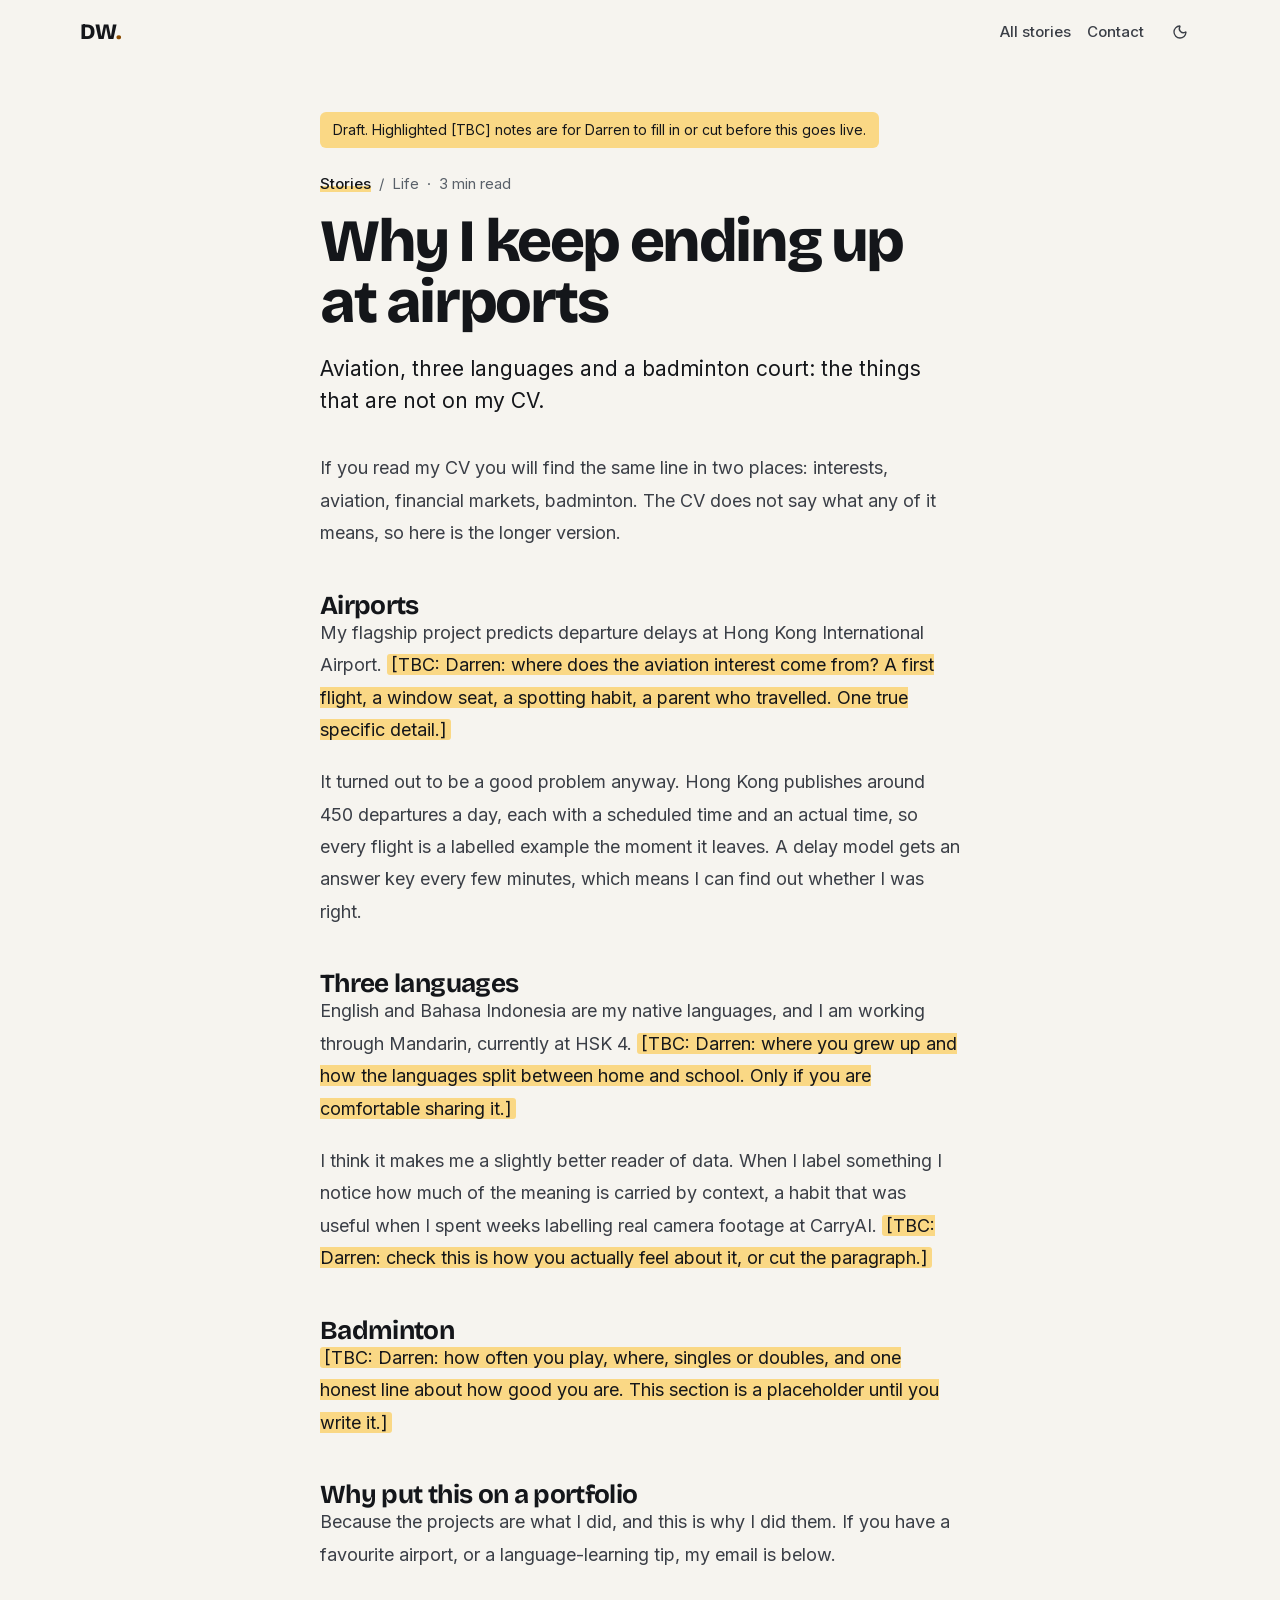
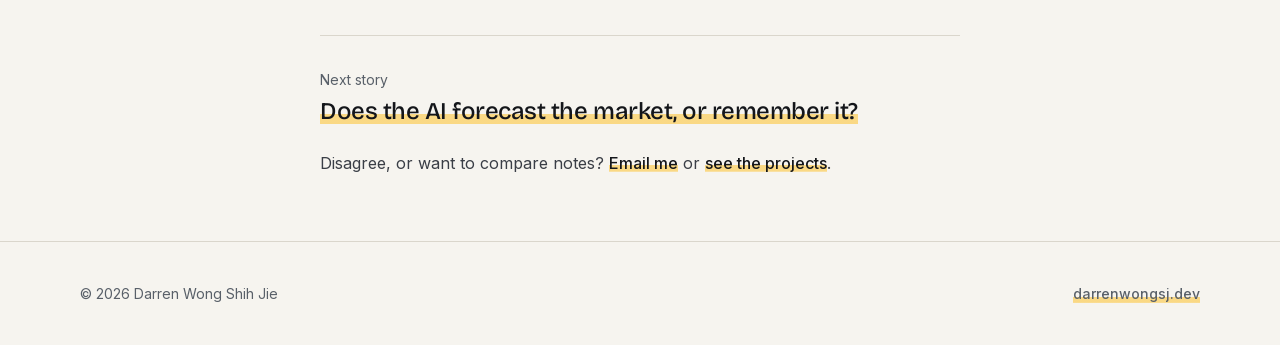
<file: stories/why-airports.html>
<!DOCTYPE html>
<html lang="en">
<head>
<meta charset="utf-8">
<meta name="viewport" content="width=device-width, initial-scale=1">

<!-- Story page. Copy this file to add a story, then add a card on index.html and
     a line in sitemap.xml. Never type the two characters that close an HTML
     comment inside another comment. -->
<title>Why I keep ending up at airports — Darren Wong Shih Jie</title>
<meta name="description" content="Aviation, three languages and a badminton court: the things that are not on my CV.">
<link rel="canonical" href="https://darrenwongsj.dev/stories/why-airports.html">
<meta property="og:type" content="article">
<meta property="og:url" content="https://darrenwongsj.dev/stories/why-airports.html">
<meta property="og:title" content="Why I keep ending up at airports — Darren Wong Shih Jie">
<meta property="og:description" content="Aviation, three languages and a badminton court: the things that are not on my CV.">
<meta property="og:image" content="https://darrenwongsj.dev/assets/img/og-cover.png">
<meta name="twitter:card" content="summary_large_image">
<link rel="icon" href="../assets/img/favicon.png" type="image/png">
<link rel="apple-touch-icon" href="../assets/img/favicon.png">
<meta name="theme-color" content="#F6F4EF" media="(prefers-color-scheme: light)">
<meta name="theme-color" content="#0F1012" media="(prefers-color-scheme: dark)">

<script type="application/ld+json">
{
  "@context": "https://schema.org",
  "@type": "BlogPosting",
  "headline": "Why I keep ending up at airports",
  "description": "Aviation, three languages and a badminton court: the things that are not on my CV.",
  "url": "https://darrenwongsj.dev/stories/why-airports.html",
  "mainEntityOfPage": "https://darrenwongsj.dev/stories/why-airports.html",
  "image": "https://darrenwongsj.dev/assets/img/og-cover.png",
  "author": { "@id": "https://darrenwongsj.dev/#person" }
}
</script>

<link rel="preload" href="../assets/fonts/inter-variable.woff2" as="font" type="font/woff2" crossorigin>
<link rel="preload" href="../assets/fonts/bricolage-grotesque-variable.woff2" as="font" type="font/woff2" crossorigin>
<link rel="stylesheet" href="../css/layout.css?v=4">
<link rel="stylesheet" href="../css/styles.css?v=15">
<link rel="stylesheet" href="../css/story.css?v=1">
<script>
(function(){var s=localStorage.getItem('theme');
if(s==='dark'||(!s&&matchMedia('(prefers-color-scheme: dark)').matches))
document.documentElement.classList.add('dark');})();
</script>
</head>

<body>
<a href="#main" class="skip-link">Skip to content</a>

<header id="nav" class="site-header">
  <nav class="wrap nav-bar flex items-center justify-between" aria-label="Primary">
    <a href="../" class="nav-mark">DW<span>.</span></a>
    <div class="flex items-center gap-4">
      <a href="../#stories" class="nav-link">All stories</a>
      <a href="../#contact" class="nav-link">Contact</a>
      <button id="theme-toggle" class="icon-btn" aria-label="Toggle dark mode">
        <svg class="icon-sun w-4 h-4" viewBox="0 0 24 24" fill="none" stroke="currentColor" stroke-width="2" stroke-linecap="round" stroke-linejoin="round" aria-hidden="true"><circle cx="12" cy="12" r="4"/><path d="M12 2v2"/><path d="M12 20v2"/><path d="m4.93 4.93 1.41 1.41"/><path d="m17.66 17.66 1.41 1.41"/><path d="M2 12h2"/><path d="M20 12h2"/><path d="m6.34 17.66-1.41 1.41"/><path d="m19.07 4.93-1.41 1.41"/></svg>
        <svg class="icon-moon w-4 h-4" viewBox="0 0 24 24" fill="none" stroke="currentColor" stroke-width="2" stroke-linecap="round" stroke-linejoin="round" aria-hidden="true"><path d="M20.985 12.486a9 9 0 1 1-9.473-9.472c.405-.022.617.46.402.803a6 6 0 0 0 8.268 8.268c.344-.215.825-.004.803.401"/></svg>
      </button>
    </div>
  </nav>
</header>

<main id="main" class="story">
  <article class="wrap story-wrap">
    <!-- DRAFT-BANNER: delete this paragraph when the story is approved. -->
    <p class="draft-note">Draft. Highlighted [TBC] notes are for Darren to fill in or cut before this goes live.</p>
    <p class="story-meta"><a href="../#stories" class="link">Stories</a> &nbsp;/&nbsp; Life &nbsp;&middot;&nbsp; 3 min read</p>
    <h1 class="story-title">Why I keep ending up at airports</h1>
    <p class="story-hook">Aviation, three languages and a badminton court: the things that are not on my CV.</p>
    <div class="story-body">
<p>If you read my CV you will find the same line in two places: interests, aviation, financial markets, badminton. The CV does not say what any of it means, so here is the longer version.</p>
<h2>Airports</h2>
<p>My flagship project predicts departure delays at Hong Kong International Airport. <mark class="tbc">[TBC: Darren: where does the aviation interest come from? A first flight, a window seat, a spotting habit, a parent who travelled. One true specific detail.]</mark></p>
<p>It turned out to be a good problem anyway. Hong Kong publishes around 450 departures a day, each with a scheduled time and an actual time, so every flight is a labelled example the moment it leaves. A delay model gets an answer key every few minutes, which means I can find out whether I was right.</p>
<h2>Three languages</h2>
<p>English and Bahasa Indonesia are my native languages, and I am working through Mandarin, currently at HSK 4. <mark class="tbc">[TBC: Darren: where you grew up and how the languages split between home and school. Only if you are comfortable sharing it.]</mark></p>
<p>I think it makes me a slightly better reader of data. When I label something I notice how much of the meaning is carried by context, a habit that was useful when I spent weeks labelling real camera footage at CarryAI. <mark class="tbc">[TBC: Darren: check this is how you actually feel about it, or cut the paragraph.]</mark></p>
<h2>Badminton</h2>
<p><mark class="tbc">[TBC: Darren: how often you play, where, singles or doubles, and one honest line about how good you are. This section is a placeholder until you write it.]</mark></p>
<h2>Why put this on a portfolio</h2>
<p>Because the projects are what I did, and this is why I did them. If you have a favourite airport, or a language-learning tip, my email is below.</p>
</div>

    <aside class="story-end">
      <p class="meta">Next story</p>
      <p class="h3"><a href="does-the-llm-forecast-or-remember.html" class="link">Does the AI forecast the market, or remember it?</a></p>
      <p class="story-cta">Disagree, or want to compare notes? <a href="mailto:darrenwongsj@gmail.com" class="link">Email me</a> or <a href="../#work" class="link">see the projects</a>.</p>
    </aside>
  </article>
</main>

<footer class="site-footer">
  <div class="wrap flex flex-col sm:flex-row sm:items-center justify-between gap-3">
    <p class="meta">&copy; <span id="year">2026</span> Darren Wong Shih Jie</p>
    <a href="../" class="link meta">darrenwongsj.dev</a>
  </div>
</footer>
<script src="../js/main.js"></script>
</body>
</html>
</file>
<file: css/layout.css>
/* ==========================================================================
   layout.css — reset and the handful of layout utilities the pages use
   ==========================================================================
   Tailwind-style class names (flex, gap-4, mt-6 ...) written out as plain
   CSS, so there is no framework to load. Only the classes listed here exist:
   if you use another one in a page, add one line for it. The scale is
   1 unit = 0.25rem, so mt-6 is margin-top: 1.5rem.

   Breakpoints:  sm = 640px,  lg = 1024px
   ========================================================================== */

*, *::before, *::after { box-sizing: border-box; border: 0 solid; }
* { margin: 0; padding: 0; }
html { line-height: 1.5; -webkit-text-size-adjust: 100%; tab-size: 4; }
body { line-height: inherit; }
h1, h2, h3, h4 { font-size: inherit; font-weight: inherit; }
a { color: inherit; text-decoration: inherit; }
b, strong { font-weight: 600; }
ol, ul { list-style: none; }
img, svg, video { display: block; max-width: 100%; }
img, video { height: auto; }
button { font: inherit; color: inherit; background: none; cursor: pointer; }
table { border-collapse: collapse; }

.sr-only {
  position: absolute; width: 1px; height: 1px; padding: 0; margin: -1px;
  overflow: hidden; clip: rect(0, 0, 0, 0); white-space: nowrap; border-width: 0;
}

.flex { display: flex; }
.flex-col { flex-direction: column; }
.flex-wrap { flex-wrap: wrap; }
.items-center { align-items: center; }
.justify-between { justify-content: space-between; }
.gap-3 { gap: .75rem; }
.gap-4 { gap: 1rem; }
.gap-6 { gap: 1.5rem; }
.mt-2 { margin-top: .5rem; }
.mt-3 { margin-top: .75rem; }
.mt-8 { margin-top: 2rem; }
.w-4 { width: 1rem; }
.h-4 { height: 1rem; }

.only-desktop { display: none; }
.only-mobile { display: flex; }

@media (min-width: 640px) {
  .sm\:flex-row { flex-direction: row; }
  .sm\:items-center { align-items: center; }
}
@media (min-width: 1024px) {
  .only-desktop { display: flex; }
  .only-mobile { display: none; }
}
</file>
<file: css/styles.css>
/* ==========================================================================
   FONTS — self-hosted (not Google Fonts: blocked in mainland China, slower,
   and it hands every visitor's IP to Google). Three files, ~120 KB in all.

     Bricolage Grotesque  headings            variable, one file
     Inter                body text           variable, one file
     JetBrains Mono       the departures board only
   ========================================================================== */

@font-face {
  font-family: "Bricolage Grotesque";
  font-style: normal;
  font-weight: 200 800;
  font-display: swap;
  src: url("../assets/fonts/bricolage-grotesque-variable.woff2") format("woff2");
}
@font-face {
  font-family: "Inter";
  font-style: normal;
  font-weight: 400 600;
  font-display: swap;
  src: url("../assets/fonts/inter-variable.woff2") format("woff2");
}
@font-face {
  font-family: "JetBrains Mono";
  font-style: normal;
  font-weight: 400;
  font-display: swap;
  src: url("../assets/fonts/jetbrains-mono-400.woff2") format("woff2");
}


/* ==========================================================================
   styles.css — the design system
   ==========================================================================
   1 Palette   2 Base   3 Header   4 Hero + board   5 Sections   6 Stories
   7 Projects  8 Timeline   9 Contact   10 Footer   11 Print

   The one accent is departure-board amber. It is used as a highlighter
   behind ink-coloured text, so contrast always comes from the ink.
   ========================================================================== */


/* --------------------------------------------------------------------------
   1. PALETTE
   -------------------------------------------------------------------------- */

:root {
  --paper:   #F6F4EF;
  --surface: #FFFFFF;
  --ink:     #14161A;
  --body:    #3A3E46;
  --muted:   #596069;
  --line:    #DAD6CC;
  --amber:   #FFB703;
  --hl:      rgba(255, 183, 3, .45);
  --hl-hover:#FFB703;
  --warn:    #8A4B00;

  --board-bg:   #0A0B0D;
  --board-edge: #2A2C31;
  --flap:       #17191D;
  --flap-text:  #FFC62E;
  --flap-hot:   #FF8F70;
  --board-dim:  #A29D8F;
  --board-ink:  #ECE8DC;

  --radius: 14px;
  --radius-sm: 8px;
  --ease: cubic-bezier(.16, 1, .3, 1);

  --font-display: "Bricolage Grotesque", ui-sans-serif, system-ui, sans-serif;
  --font-sans: "Inter", ui-sans-serif, system-ui, -apple-system, sans-serif;
  --font-mono: "JetBrains Mono", ui-monospace, SFMono-Regular, monospace;
}

.dark {
  --paper:   #0F1012;
  --surface: #17181B;
  --ink:     #F3F1EA;
  --body:    #BDBAB2;
  --muted:   #9A978F;
  --line:    #2B2C30;
  --amber:   #FFC53D;
  --hl:      rgba(255, 197, 61, .3);
  --hl-hover:#FFC53D;
  --warn:    #FFC53D;
  --board-edge: #34363C;
}


/* --------------------------------------------------------------------------
   2. BASE
   -------------------------------------------------------------------------- */

html { scroll-behavior: smooth; font-size: clamp(16px, .357vw + 10.86px, 20px); }

body {
  background: var(--paper);
  color: var(--body);
  font-family: var(--font-sans);
  font-size: 1rem;
  line-height: 1.65;
  -webkit-font-smoothing: antialiased;
  font-feature-settings: "cv11", "ss01";
}

::selection { background: var(--amber); color: #14161A; }

:focus-visible { outline: 3px solid var(--ink); outline-offset: 3px; border-radius: 4px; }
.dark :focus-visible { outline-color: var(--amber); }

.skip-link {
  position: absolute; left: -9999px; top: 0; z-index: 100;
  padding: .75rem 1.25rem; background: var(--ink); color: var(--paper);
  font-size: .875rem; font-weight: 500;
}
.skip-link:focus { left: 0; }

.wrap {
  width: 100%;
  max-width: 76rem;
  margin-inline: auto;
  padding-inline: clamp(1rem, 4.5vw, 3rem);
}

/* Links inside copy: ink text with an amber highlighter stroke behind it. */
.link {
  color: var(--ink);
  font-weight: 500;
  background: linear-gradient(var(--hl), var(--hl)) 0 92% / 100% .42em no-repeat;
  transition: background-size .25s var(--ease), background-color .2s;
}
.link:hover { background-size: 100% 100%; }

[data-reveal] { opacity: 0; transform: translateY(14px); transition: opacity .7s var(--ease), transform .7s var(--ease); }
[data-reveal].is-visible { opacity: 1; transform: none; }

@media (prefers-reduced-motion: reduce) {
  *, *::before, *::after {
    animation-duration: .01ms !important;
    transition-duration: .01ms !important;
    scroll-behavior: auto !important;
  }
  [data-reveal] { opacity: 1; transform: none; }
}


/* --------------------------------------------------------------------------
   3. HEADER
   -------------------------------------------------------------------------- */

.site-header {
  position: fixed; inset: 0 0 auto 0; z-index: 50;
  transition: background-color .3s, border-color .3s;
  border-bottom: 1px solid transparent;
}
.site-header.is-scrolled {
  background: color-mix(in srgb, var(--paper) 94%, transparent);
  border-bottom-color: var(--line);
  backdrop-filter: blur(8px);
}
.nav-bar { height: 4rem; }

.nav-mark {
  font-family: var(--font-display); font-weight: 800; font-size: 1.375rem;
  letter-spacing: -.03em; color: var(--ink);
}
.nav-mark span { color: var(--warn); }

.nav-link {
  font-size: .9375rem; font-weight: 500; color: var(--body);
  padding: .25rem 0; transition: color .2s;
}
.nav-link:hover, .nav-link[aria-current="true"] { color: var(--ink); }
.nav-link[aria-current="true"] { background: linear-gradient(var(--hl), var(--hl)) 0 100% / 100% .3em no-repeat; }

.icon-btn {
  display: grid; place-items: center; width: 2.5rem; height: 2.5rem;
  border-radius: 999px; color: var(--body); transition: background-color .2s, color .2s;
}
.icon-btn:hover { color: var(--ink); background: color-mix(in srgb, var(--ink) 8%, transparent); }
.icon-btn.only-mobile { display: grid; }
@media (min-width: 1024px) { .icon-btn.only-mobile { display: none; } }
.icon-sun { display: none; }
.dark .icon-sun { display: block; }
.dark .icon-moon { display: none; }

#mobile-menu { background: var(--paper); border-bottom: 1px solid var(--line); }
#mobile-menu.is-closed { display: none; }
#mobile-menu .nav-link { font-size: 1.0625rem; padding: .5rem 0; }


/* --------------------------------------------------------------------------
   4. HERO + DEPARTURES BOARD
   -------------------------------------------------------------------------- */

.hero { padding-top: 7rem; padding-bottom: clamp(3rem, 8vw, 6rem); }
.hero-grid { display: grid; gap: 1.75rem 3.5rem; align-items: center; grid-template-areas: "hello" "board" "copy"; }
.hello { grid-area: hello; }
.hero-board { grid-area: board; }
.hero-copy { grid-area: copy; }

.hello {
  font-family: var(--font-display); font-weight: 800; color: var(--ink);
  font-size: clamp(3rem, 11vw, 5.25rem); line-height: .98; letter-spacing: -.04em;
}
.hello em { font-style: normal; background: linear-gradient(var(--hl), var(--hl)) 0 88% / 100% .3em no-repeat; }

.intro { margin-top: 1.5rem; font-size: 1.1875rem; line-height: 1.6; color: var(--ink); max-width: 30rem; }
.where { margin-top: 1rem; font-size: .9375rem; color: var(--muted); }

.btn {
  display: inline-flex; align-items: center; gap: .5rem;
  padding: .7rem 1.15rem; border-radius: 999px; border: 1.5px solid transparent;
  font-size: .9375rem; font-weight: 500; line-height: 1.2;
  transition: background-color .2s, color .2s, border-color .2s, transform .2s var(--ease);
}
.btn:hover { transform: translateY(-2px); }
.btn-solid { background: var(--ink); color: var(--paper); }
.btn-solid:hover { background: var(--amber); color: #14161A; }
.btn-line { border-color: var(--ink); color: var(--ink); }
.btn-line:hover { background: var(--hl); }

.note {
  margin-top: 2rem; max-width: 21rem; padding: .9rem 1.1rem;
  background: var(--surface); border: 1px solid var(--line); border-radius: 4px;
  box-shadow: 0 1px 0 var(--line), 0 10px 22px -16px rgba(20, 22, 26, .35);
  transform: rotate(-1.2deg); font-size: .9375rem; line-height: 1.55; color: var(--body);
}
.tbc { background: var(--hl); color: var(--ink); padding: 0 .2em; border-radius: 3px; }
.note b { color: var(--ink); font-family: var(--font-display); font-size: 1.0625rem; font-weight: 700; }

/* The board. Always dark, in both themes — it is a piece of signage. */
.board {
  container-type: inline-size;
  background: var(--board-bg); border: 1px solid var(--board-edge);
  border-radius: var(--radius); padding: clamp(.75rem, 3cqw, 1.5rem);
  box-shadow: 0 24px 40px -28px rgba(0, 0, 0, .55);
  color: var(--board-ink);
}
.board-head { display: flex; align-items: center; justify-content: space-between; gap: 1rem; margin-bottom: .9rem; }
.board-title {
  display: flex; align-items: center; gap: .6rem;
  font-family: var(--font-display); font-weight: 700; font-size: 1.125rem; letter-spacing: .02em; color: var(--board-ink);
}
.board-title svg { color: var(--flap-text); }
.board-clock { font-family: var(--font-mono); font-size: .875rem; color: var(--flap-text); }

.board-body {
  --n: 36.4;
  --cw: min(1.5rem, calc((100cqw - 2 * clamp(.75rem, 3cqw, 1.5rem)) / var(--n)));
  --cols: calc(var(--cw) * 7.6) calc(var(--cw) * 13.2) calc(var(--cw) * 6.48) calc(var(--cw) * 8.84);
}
.board-cols {
  display: grid; grid-template-columns: var(--cols); white-space: nowrap;
  font-size: .6875rem; font-weight: 500; letter-spacing: .08em; text-transform: uppercase;
  color: var(--board-dim); margin-bottom: .4rem;
}
.board-rows { display: grid; gap: calc(var(--cw) * .28); }
.board-row { display: grid; grid-template-columns: var(--cols); }
.grp { display: flex; gap: calc(var(--cw) * .12); }

.fl {
  position: relative; display: block; flex: none;
  width: var(--cw); height: calc(var(--cw) * 1.7); line-height: calc(var(--cw) * 1.7);
  text-align: center; font-family: var(--font-mono); font-size: calc(var(--cw) * 1.4);
  color: var(--flap-text); border-radius: 2px;
  background: linear-gradient(to bottom, #1E2025 50%, var(--flap) 50%);
}
.fl::after { content: ""; position: absolute; inset: 50% 0 auto 0; height: 1px; background: rgba(0, 0, 0, .75); }
.fl.hot { color: var(--flap-hot); }
.fl.flip { animation: flip .14s ease-out; }
@keyframes flip { from { transform: scaleY(.2); } to { transform: scaleY(1); } }

@container (max-width: 34rem) {
  .board-body {
    --n: 30.6;
    --cols: calc(var(--cw) * 7.6) calc(var(--cw) * 13.2) calc(var(--cw) * 6.48) calc(var(--cw) * 3.24);
  }
  .late-word { display: none; }
}

.board-cap { margin-top: 1rem; font-size: .9375rem; line-height: 1.55; color: var(--body); }
.board-cap .link { white-space: normal; }
.board-fine { margin-top: .35rem; font-size: .8125rem; color: var(--muted); }

@media (min-width: 1024px) {
  .hero { padding-top: 8.5rem; }
  .hero-grid { grid-template-columns: 5fr 7fr; grid-template-areas: "hello board" "copy board"; grid-template-rows: auto auto; }
  .hello { align-self: end; }
  .hero-copy { align-self: start; }
}


/* --------------------------------------------------------------------------
   5. SECTIONS
   -------------------------------------------------------------------------- */

.section { padding-block: clamp(3.5rem, 9vw, 6.5rem); scroll-margin-top: 4rem; }
.section + .section { border-top: 1px solid var(--line); }

.h2 {
  font-family: var(--font-display); font-weight: 800; color: var(--ink);
  font-size: clamp(2rem, 6vw, 3.25rem); line-height: 1.04; letter-spacing: -.035em;
}
.section-sub { margin-top: .9rem; max-width: 36rem; font-size: 1.0625rem; }

.h3 { font-family: var(--font-display); font-weight: 700; color: var(--ink); letter-spacing: -.02em; line-height: 1.2; }
.body { font-size: 1rem; line-height: 1.7; }
.meta { font-size: .875rem; color: var(--muted); }

.stack { margin-top: 1.1rem; font-size: .875rem; color: var(--muted); }

.tag {
  display: inline-block; font-size: .8125rem; font-weight: 500; color: var(--ink);
  padding: .15rem .65rem; border-radius: 999px; background: var(--hl);
}


/* --------------------------------------------------------------------------
   6. STORY CARDS (home page)
   -------------------------------------------------------------------------- */

.cards { display: grid; gap: 1.25rem; margin-top: 2.5rem; }

.card {
  position: relative; display: flex; flex-direction: column; overflow: hidden;
  background: var(--surface); border: 1px solid var(--line); border-radius: var(--radius);
  transition: transform .3s var(--ease), border-color .2s, box-shadow .3s;
}
.card:hover { transform: translateY(-3px); border-color: var(--ink); box-shadow: 0 18px 30px -24px rgba(20, 22, 26, .5); }
.card-media { aspect-ratio: 16 / 9; overflow: hidden; border-bottom: 1px solid var(--line); background: var(--board-bg); }
.card-media img { width: 100%; height: 100%; object-fit: cover; object-position: top; transition: transform .6s var(--ease); }
.card:hover .card-media img { transform: scale(1.03); }
.card-body { display: flex; flex-direction: column; flex: 1; padding: 1.25rem 1.35rem 1.4rem; }
.card-meta { display: flex; flex-wrap: wrap; align-items: center; gap: .5rem .75rem; margin-bottom: .75rem; }
.card-title { font-size: 1.3125rem; }
.card-title a::after { content: ""; position: absolute; inset: 0; }
.card-hook { margin-top: .6rem; font-size: .9688rem; line-height: 1.6; }
.card-more { margin-top: auto; padding-top: 1rem; font-size: .9375rem; font-weight: 500; color: var(--ink); }
.card-more span { display: inline-block; transition: transform .25s var(--ease); }
.card:hover .card-more span { transform: translateX(4px); }

@media (min-width: 700px) { .cards { grid-template-columns: repeat(2, 1fr); } }
@media (min-width: 1024px) { .cards { grid-template-columns: repeat(3, 1fr); gap: 1.5rem; } }


/* --------------------------------------------------------------------------
   7. PROJECTS
   -------------------------------------------------------------------------- */

.projects { display: grid; gap: 1.5rem; margin-top: 2.5rem; }

.project {
  display: flex; flex-direction: column; overflow: hidden;
  background: var(--surface); border: 1px solid var(--line); border-radius: var(--radius);
}
.project-media { display: block; overflow: hidden; background: var(--board-bg); border-bottom: 1px solid var(--line); }
.project-media img { width: 100%; transition: transform .6s var(--ease); }
.project-media:hover img { transform: scale(1.025); }
.project-body { padding: 1.5rem 1.5rem 1.75rem; display: flex; flex-direction: column; flex: 1; }
.project-title { font-size: 1.625rem; }
.project-title a { background: linear-gradient(var(--hl), var(--hl)) 0 92% / 0 .42em no-repeat; transition: background-size .3s var(--ease); }
.project-title a:hover { background-size: 100% .42em; }
.project-lede { margin-top: .4rem; color: var(--ink); font-weight: 500; }
.project-links { display: flex; flex-wrap: wrap; gap: .5rem 1.5rem; margin-top: 1.1rem; font-size: .9375rem; }
.live-line {
  margin-top: 1.1rem; padding: .85rem 1rem; border-radius: var(--radius-sm);
  background: var(--hl); color: var(--ink); font-size: .9375rem; line-height: 1.55;
}
.live-line b { font-family: var(--font-display); font-size: 1.0625rem; font-weight: 700; }
.live-note { display: block; margin-top: .15rem; font-size: .8125rem; color: var(--body); }

@media (min-width: 1024px) {
  .projects { grid-template-columns: repeat(2, 1fr); gap: 1.75rem; }
  .project-feature { grid-column: 1 / -1; flex-direction: row; }
  .project-feature .project-media { flex: 0 0 52%; border-bottom: 0; border-right: 1px solid var(--line); }
  .project-feature .project-media img { height: 100%; object-fit: cover; object-position: left top; }
  .project-feature .project-body { padding: 2.25rem; justify-content: center; }
  .project-feature .project-title { font-size: 2.125rem; }
  .project-wide { grid-column: 1 / -1; }
}


/* --------------------------------------------------------------------------
   8. TIMELINE
   -------------------------------------------------------------------------- */

.timeline { margin-top: 2.75rem; position: relative; }
.timeline::before { content: ""; position: absolute; left: .4375rem; top: .6rem; bottom: .6rem; width: 2px; background: var(--line); }
.tl-item { position: relative; padding: 0 0 2.5rem 2.25rem; }
.tl-item:last-child { padding-bottom: 0; }
.tl-item::before {
  content: ""; position: absolute; left: 0; top: .45rem; width: 1rem; height: 1rem; border-radius: 50%;
  background: var(--paper); border: 3px solid var(--ink);
}
.tl-item.is-now::before { background: var(--amber); }
.tl-date { font-size: .875rem; color: var(--muted); }
.tl-role { font-size: 1.375rem; margin-top: .2rem; }
.tl-org { margin-top: .15rem; color: var(--ink); font-weight: 500; }
.tl-list { margin-top: .9rem; display: grid; gap: .6rem; max-width: 46rem; }
.tl-list li { position: relative; padding-left: 1.1rem; font-size: .9688rem; line-height: 1.65; }
.tl-list li::before { content: ""; position: absolute; left: 0; top: .72em; width: .4rem; height: 2px; background: var(--ink); }

.toolbox { margin-top: 3rem; padding-top: 2rem; border-top: 1px solid var(--line); display: grid; gap: .6rem; font-size: .9688rem; max-width: 46rem; }
.toolbox b { color: var(--ink); font-weight: 600; }

@media (min-width: 900px) {
  .timeline::before { left: 11.4rem; }
  .tl-item { display: grid; grid-template-columns: 11rem 1fr; gap: 0 3rem; padding-left: 0; }
  .tl-item::before { left: 10.9375rem; }
  .tl-date { padding-top: .4rem; text-align: right; }
  .tl-body { padding-left: .25rem; }
}


/* --------------------------------------------------------------------------
   9. CONTACT
   -------------------------------------------------------------------------- */

.contact-lede { margin-top: 1.25rem; max-width: 34rem; font-size: 1.1875rem; color: var(--ink); line-height: 1.6; }
.link-xl {
  display: inline-flex; align-items: center; gap: .6rem; color: var(--ink);
  font-family: var(--font-display); font-weight: 700; letter-spacing: -.03em;
  font-size: clamp(1.4rem, 6.2vw, 2.75rem); overflow-wrap: anywhere;
  background: linear-gradient(var(--hl), var(--hl)) 0 92% / 100% .3em no-repeat;
  transition: background-size .3s var(--ease);
}
.link-xl:hover { background-size: 100% 100%; }
.copy-btn {
  display: inline-flex; align-items: center; gap: .5rem; padding: .5rem .9rem;
  border: 1.5px solid var(--line); border-radius: 999px; font-size: .875rem; color: var(--body);
  transition: border-color .2s, color .2s;
}
.copy-btn:hover { border-color: var(--ink); color: var(--ink); }
.copy-btn.is-copied { border-color: var(--ink); color: var(--ink); background: var(--hl); }
.elsewhere { display: flex; flex-wrap: wrap; gap: .75rem 1.75rem; margin-top: 2.5rem; font-size: 1rem; }


/* --------------------------------------------------------------------------
   10. FOOTER
   -------------------------------------------------------------------------- */

.site-footer { padding-block: 2.5rem; border-top: 1px solid var(--line); }


/* --------------------------------------------------------------------------
   11. PRINT
   -------------------------------------------------------------------------- */

@media print {
  .site-header, .skip-link, .board, .site-footer a, .copy-btn { display: none !important; }
  body { background: #fff; color: #000; }
  [data-reveal] { opacity: 1 !important; transform: none !important; }
  .section { padding-block: 1.5rem; }
  .card, .project { break-inside: avoid; }
}
</file>
<file: css/story.css>
/* Story pages only: the article layout. Loaded after styles.css. */

.story { padding-top: 7rem; padding-bottom: 4rem; }
.story-wrap { max-width: 46rem; }

.draft-note {
  display: inline-block; margin-bottom: 1.5rem; padding: .4rem .8rem; border-radius: 6px;
  background: var(--hl); color: var(--ink); font-size: .875rem;
}
.story-meta { font-size: .9375rem; color: var(--muted); }
.story-title {
  margin-top: .9rem; font-family: var(--font-display); font-weight: 800; color: var(--ink);
  font-size: clamp(2.25rem, 7vw, 3.75rem); line-height: 1.02; letter-spacing: -.04em;
}
.story-hook { margin-top: 1.25rem; font-size: 1.3125rem; line-height: 1.5; color: var(--ink); }

.story-fig { margin-top: 2.25rem; }
.story-fig img { width: 100%; border: 1px solid var(--line); border-radius: var(--radius); background: #fff; }
.story-fig figcaption { margin-top: .6rem; font-size: .875rem; color: var(--muted); }

.story-body { margin-top: 2.25rem; font-size: 1.125rem; line-height: 1.8; }
.story-body p + p { margin-top: 1.25rem; }
.story-body h2 {
  margin-top: 2.5rem; margin-bottom: -.25rem; font-family: var(--font-display); font-weight: 700;
  color: var(--ink); font-size: 1.625rem; line-height: 1.2; letter-spacing: -.025em;
}
.story-body code {
  font-family: var(--font-mono); font-size: .875em; padding: .1em .35em; border-radius: 4px;
  background: color-mix(in srgb, var(--ink) 8%, transparent); color: var(--ink);
}

.story-end { margin-top: 4rem; padding-top: 2rem; border-top: 1px solid var(--line); }
.story-end .h3 { margin-top: .4rem; font-size: 1.5rem; }
.story-cta { margin-top: 1.5rem; }
</file>
